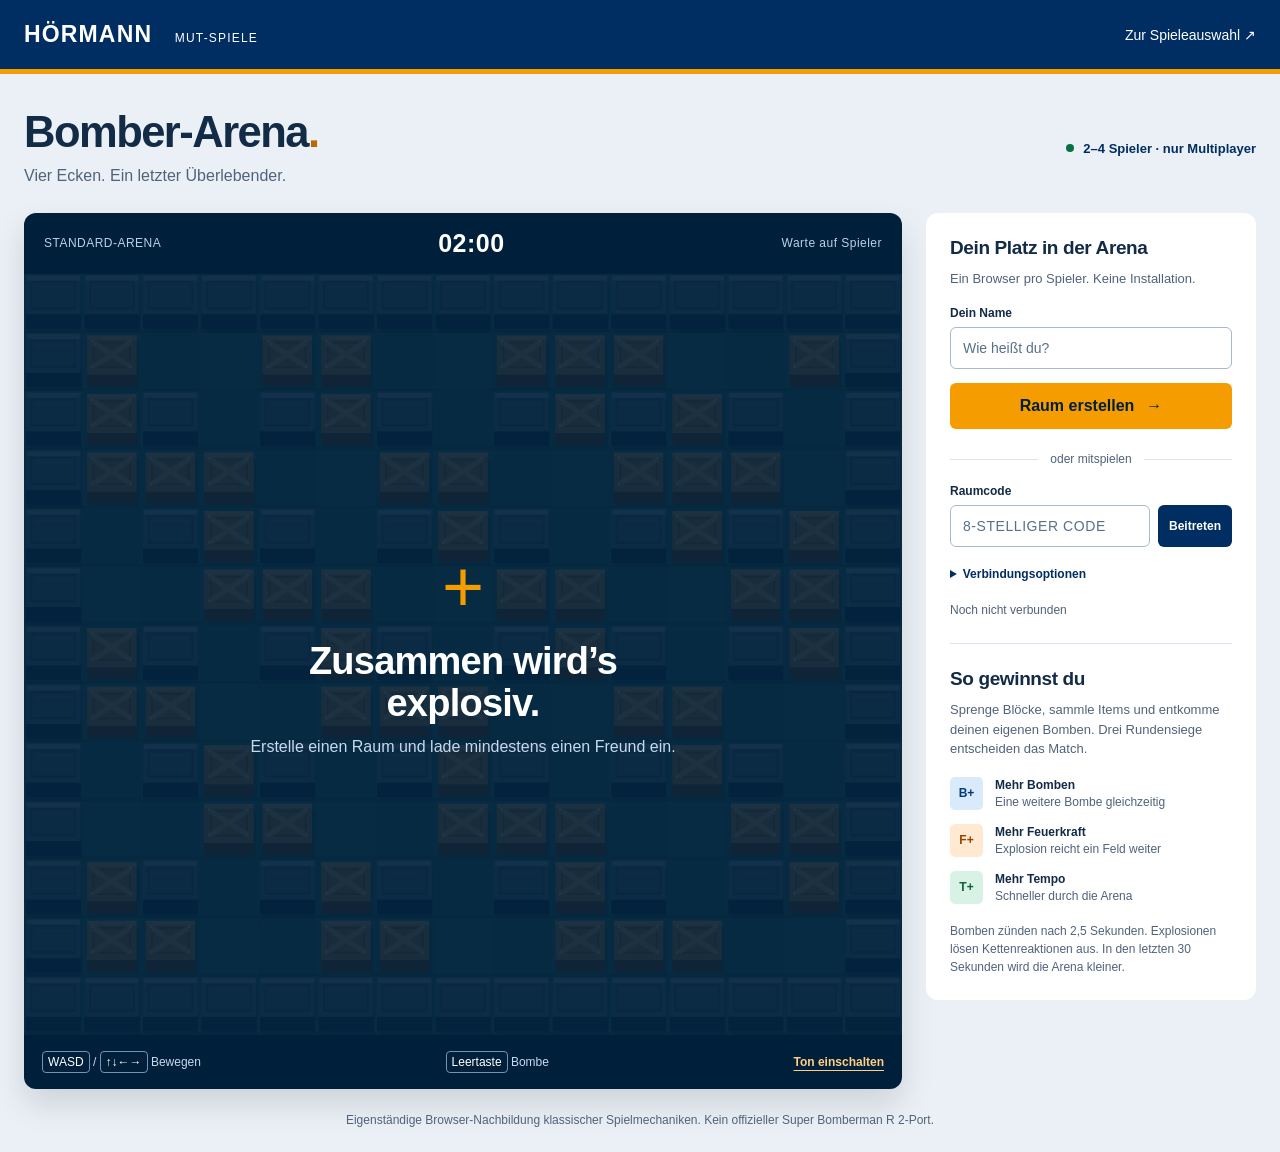
<file: bomber-arena.html>
<!doctype html>
<html lang="de">
<head>
  <meta charset="utf-8"><meta name="viewport" content="width=device-width,initial-scale=1">
  <title>Bomber-Arena · Hörmann Mut-Spiele</title>
  <meta name="description" content="Gemeinsame Bomber-Arena für zwei bis vier Spieler. Raum erstellen, Freunde einladen und im Browser spielen.">
  <style>
:root{--blue:#002d62;--deep:#001f3b;--orange:#f59c00;--ink:#122b46;--muted:#50637a;--line:#dce5ef;--paper:#fff;--font:Inter,"Segoe UI",Arial,sans-serif;color-scheme:light;font-family:var(--font);color:var(--ink);background:#eaf0f6;font-synthesis:none}*{box-sizing:border-box}body{margin:0}button,input{font:inherit}button,a,input,summary{-webkit-tap-highlight-color:transparent}a{color:var(--blue);text-underline-offset:4px}button{cursor:pointer;border:0;font-weight:700;transition:background .15s,color .15s}button:disabled{cursor:not-allowed;background:#e2e8f0!important;color:#52657a!important}button:focus-visible,a:focus-visible,input:focus-visible,summary:focus-visible,canvas:focus-visible{outline:3px solid #bd6200;outline-offset:4px}::selection{background:var(--orange);color:var(--deep)}input{caret-color:var(--blue)}[hidden]{display:none!important}.site-header{padding:21px max(24px,calc((100vw - 1360px)/2));background:var(--blue);display:flex;justify-content:space-between;align-items:center;gap:20px;border-bottom:5px solid var(--orange)}.site-header a{color:white;text-decoration:none;font-size:14px}.site-header .brand{font-weight:900;letter-spacing:.05em;font-size:23px}.brand span{font-weight:500;font-size:12px;margin-left:15px;letter-spacing:.1em}main{max-width:1408px;margin:auto;padding:35px 24px 20px}.title-line{display:flex;align-items:center;justify-content:space-between;gap:20px;margin-bottom:25px}h1{font-size:clamp(32px,3.4vw,48px);line-height:1.08;letter-spacing:-.035em;margin:0 0 8px;font-weight:850}h1 span{color:#b96b00}p{line-height:1.5}.title-line p{margin:0;color:var(--muted);font-size:16px}.online-label{display:flex;gap:9px;align-items:center;font-size:13px;font-weight:650;color:var(--blue)}.status-dot{width:8px;height:8px;border-radius:50%;background:#067243}.game-layout{display:grid;grid-template-columns:minmax(0,1fr) 330px;gap:24px;align-items:start}.arena-panel{background:var(--deep);color:#fff;border-radius:12px;overflow:hidden;box-shadow:0 15px 32px #00000020}.score-strip{display:flex;align-items:center;justify-content:space-between;gap:10px;padding:16px 20px;font-size:12px;letter-spacing:.04em;color:#b9d0e9}.score-strip strong{font-size:25px;letter-spacing:.02em;color:white;font-variant-numeric:tabular-nums}.canvas-wrap{position:relative;line-height:0}canvas{display:block;width:100%;height:auto;aspect-ratio:15/13;touch-action:none}.arena-overlay{position:absolute;inset:0;display:grid;place-items:center;text-align:center;background:#001f3be0;padding:30px;pointer-events:none;line-height:1.4}.arena-overlay>div{max-width:440px}.overlay-mark{font-size:72px;color:var(--orange);font-weight:300;line-height:1}h2{font-size:19px;letter-spacing:-.02em;margin:0 0 10px}.arena-overlay h2{font-size:clamp(24px,3vw,38px);font-weight:800;margin:18px 0 10px;line-height:1.13}.arena-overlay p{color:#c6d9ee;margin:0}.arena-footer{padding:15px 18px;display:flex;align-items:center;justify-content:space-between;gap:12px;font-size:12px;color:#c6d9ee;flex-wrap:wrap}kbd{border:1px solid #7692b2;border-radius:4px;padding:3px 5px;color:#fff;font:inherit}.text-button{padding:5px 0;color:var(--blue);background:transparent;font-size:12px;text-decoration:underline;text-underline-offset:4px}.arena-footer .text-button{color:#ffd084}.side-panel{background:white;padding:24px;border-radius:12px}.muted{color:var(--muted);font-size:13px;margin:0 0 18px}label{display:block;font-size:12px;font-weight:750;margin:18px 0 7px}input{width:100%;min-width:0;padding:12px;border:1px solid #a8b9ce;border-radius:6px;background:#fff;color:var(--ink);font-size:14px}input::placeholder{color:#59708a}.primary{width:100%;padding:14px 16px;background:var(--orange);color:var(--deep);border-radius:6px;margin-top:14px;display:flex;justify-content:center;gap:12px}.primary:hover{background:#ffb332}.secondary{width:100%;padding:13px;background:var(--blue);color:#fff;border-radius:6px;margin-top:10px}.secondary:hover{background:#164b85}.separator{display:flex;align-items:center;gap:12px;margin:23px 0 0;color:var(--muted);font-size:12px}.separator:before,.separator:after{content:"";height:1px;background:var(--line);flex:1}.join-row{display:flex;gap:8px}.join-row input{text-transform:uppercase;letter-spacing:.04em}.join-row button{background:var(--blue);color:white;border-radius:6px;padding:11px;font-size:12px}.join-row button:hover{background:#164b85}details{font-size:12px;color:var(--muted);margin:20px 0}summary{cursor:pointer;color:var(--blue);font-weight:650}details p{margin:12px 0}details input{font-size:12px}#status{font-size:12px;color:var(--muted);margin:18px 0 0;overflow-wrap:anywhere}#error{background:#fff0e9;color:#8d280e;padding:12px;font-size:13px;line-height:1.5;border-radius:6px}.rules{margin-top:24px;padding-top:24px;border-top:1px solid var(--line)}.rules>p{font-size:13px;color:var(--muted);margin:0 0 16px}.item-legend{list-style:none;padding:0;margin:18px 0;display:grid;gap:14px}.item-legend li{display:flex;gap:12px;align-items:center}.item-legend strong{display:block;font-size:12px}.item-legend small{display:block;font-size:12px;margin-top:3px;color:var(--muted)}.item-symbol{width:33px;height:33px;display:grid;place-items:center;flex-shrink:0;background:#d9eafa;color:#003c78;border-radius:5px;font-size:12px;font-weight:900}.item-symbol.fire{background:#ffead1;color:#944500}.item-symbol.speed{background:#d8f3e5;color:#126039}.rules .rule-note{font-size:12px;margin:18px 0 0}.room-heading{display:flex;justify-content:space-between;align-items:center}.room-heading h2{margin:0}.room-code{background:#edf3f9;margin:17px 0 10px;padding:13px 12px;display:flex;justify-content:space-between;align-items:center;gap:8px}.room-code strong{font-size:20px;letter-spacing:.08em;font-variant-numeric:tabular-nums}.room-code button{font-size:12px;white-space:nowrap}.players{list-style:none;padding:0;margin:20px 0 5px;display:grid;gap:0}.players li{display:flex;gap:9px;align-items:center;padding:12px 0;border-bottom:1px solid var(--line);font-size:13px;min-width:0}.player-dot{width:14px;height:14px;border-radius:50%;border:1px solid #31516e;flex-shrink:0}.player-name{flex:1;min-width:0;overflow:hidden;text-overflow:ellipsis;white-space:nowrap}.player-score{font-weight:800;font-size:14px;font-variant-numeric:tabular-nums}.player-state{font-size:12px;color:var(--muted)}.players .empty{color:var(--muted);font-size:12px}.my-items{font-size:12px;line-height:1.6;background:#edf3f9;padding:10px;border-radius:6px;margin:15px 0 0}#start-hint{margin:12px 0 0;font-size:12px}.page-footer{font-size:12px;text-align:center;color:var(--muted);padding:24px 0 5px}.touch-controls{display:none;justify-content:space-between;align-items:center;margin-top:18px;touch-action:none}.dpad{display:grid;grid-template-columns:48px 48px 48px;grid-template-rows:44px 44px;gap:5px}.dpad button,.touch-controls>button{background:var(--blue);color:white;border-radius:6px;touch-action:none;user-select:none}.dpad button[data-dir=up]{grid-column:2}.dpad button[data-dir=left]{grid-row:2;grid-column:1}.dpad button[data-dir=down]{grid-row:2;grid-column:2}.dpad button[data-dir=right]{grid-row:2;grid-column:3}.touch-controls>button{padding:23px 28px;background:var(--orange);color:var(--deep)}@media(max-width:1050px){.game-layout{grid-template-columns:minmax(0,1fr) 290px;gap:16px}.side-panel{padding:20px}.title-line{align-items:flex-start;flex-direction:column;gap:14px}.arena-footer{font-size:12px}}@media(max-width:740px){main{padding:25px 14px 15px}.site-header{padding:17px 16px}.brand span{display:none}.site-header .brand{font-size:20px}.site-header>a:last-child{font-size:12px}.game-layout{display:flex;flex-direction:column}.arena-panel{width:100%;order:2}.side-panel{width:100%;order:1}.side-panel .rules{display:none}body.in-room .arena-panel{order:1}body.in-room .side-panel{order:2}.arena-footer{padding:12px}.score-strip{padding:12px;font-size:12px}.score-strip strong{font-size:22px}.title-line{margin-bottom:20px}h1{font-size:36px}.title-line p{font-size:14px}.touch-controls{display:flex}body:not(.in-room) .touch-controls{display:none}}@media(pointer:coarse){body.in-room .touch-controls{display:flex}}@media(prefers-reduced-motion:reduce){*{transition:none!important;scroll-behavior:auto!important}}


</style>
  <script>
(()=>{function e(e,t,n,r){Object.defineProperty(e,t,{get:n,set:r,enumerable:!0,configurable:!0})}function t(e){return e&&e.__esModule?e.default:e}class n{constructor(){this.chunkedMTU=16300,this._dataCount=1,this.chunk=e=>{let t=[],n=e.byteLength,r=Math.ceil(n/this.chunkedMTU),i=0,s=0;for(;s<n;){let o=Math.min(n,s+this.chunkedMTU),a=e.slice(s,o),c={__peerData:this._dataCount,n:i,data:a,total:r};t.push(c),s=o,i++}return this._dataCount++,t}}}class r{append_buffer(e){this.flush(),this._parts.push(e)}append(e){this._pieces.push(e)}flush(){if(this._pieces.length>0){let e=new Uint8Array(this._pieces);this._parts.push(e),this._pieces=[]}}toArrayBuffer(){let e=[];for(let t of this._parts)e.push(t);return function(e){let t=0;for(let n of e)t+=n.byteLength;let n=new Uint8Array(t),r=0;for(let t of e){let e=new Uint8Array(t.buffer,t.byteOffset,t.byteLength);n.set(e,r),r+=t.byteLength}return n}(e).buffer}constructor(){this.encoder=new TextEncoder,this._pieces=[],this._parts=[]}}function i(e){return new o(e).unpack()}function s(e){let t=new a,n=t.pack(e);return n instanceof Promise?n.then(()=>t.getBuffer()):t.getBuffer()}class o{unpack(){let e,t=this.unpack_uint8();if(t<128)return t;if((224^t)<32)return(224^t)-32;if((e=160^t)<=15)return this.unpack_raw(e);if((e=176^t)<=15)return this.unpack_string(e);if((e=144^t)<=15)return this.unpack_array(e);if((e=128^t)<=15)return this.unpack_map(e);switch(t){case 192:return null;case 193:case 212:case 213:case 214:case 215:return;case 194:return!1;case 195:return!0;case 202:return this.unpack_float();case 203:return this.unpack_double();case 204:return this.unpack_uint8();case 205:return this.unpack_uint16();case 206:return this.unpack_uint32();case 207:return this.unpack_uint64();case 208:return this.unpack_int8();case 209:return this.unpack_int16();case 210:return this.unpack_int32();case 211:return this.unpack_int64();case 216:return e=this.unpack_uint16(),this.unpack_string(e);case 217:return e=this.unpack_uint32(),this.unpack_string(e);case 218:return e=this.unpack_uint16(),this.unpack_raw(e);case 219:return e=this.unpack_uint32(),this.unpack_raw(e);case 220:return e=this.unpack_uint16(),this.unpack_array(e);case 221:return e=this.unpack_uint32(),this.unpack_array(e);case 222:return e=this.unpack_uint16(),this.unpack_map(e);case 223:return e=this.unpack_uint32(),this.unpack_map(e)}}unpack_uint8(){let e=255&this.dataView[this.index];return this.index++,e}unpack_uint16(){let e=this.read(2),t=(255&e[0])*256+(255&e[1]);return this.index+=2,t}unpack_uint32(){let e=this.read(4),t=((256*e[0]+e[1])*256+e[2])*256+e[3];return this.index+=4,t}unpack_uint64(){let e=this.read(8),t=((((((256*e[0]+e[1])*256+e[2])*256+e[3])*256+e[4])*256+e[5])*256+e[6])*256+e[7];return this.index+=8,t}unpack_int8(){let e=this.unpack_uint8();return e<128?e:e-256}unpack_int16(){let e=this.unpack_uint16();return e<32768?e:e-65536}unpack_int32(){let e=this.unpack_uint32();return e<0x80000000?e:e-0x100000000}unpack_int64(){let e=this.unpack_uint64();return e<0x8000000000000000?e:e-0xffffffffffffffff}unpack_raw(e){if(this.length<this.index+e)throw Error(`BinaryPackFailure: index is out of range ${this.index} ${e} ${this.length}`);let t=this.dataBuffer.slice(this.index,this.index+e);return this.index+=e,t}unpack_string(e){let t,n,r=this.read(e),i=0,s="";for(;i<e;)(t=r[i])<160?(n=t,i++):(192^t)<32?(n=(31&t)<<6|63&r[i+1],i+=2):(224^t)<16?(n=(15&t)<<12|(63&r[i+1])<<6|63&r[i+2],i+=3):(n=(7&t)<<18|(63&r[i+1])<<12|(63&r[i+2])<<6|63&r[i+3],i+=4),s+=String.fromCodePoint(n);return this.index+=e,s}unpack_array(e){let t=Array(e);for(let n=0;n<e;n++)t[n]=this.unpack();return t}unpack_map(e){let t={};for(let n=0;n<e;n++)t[this.unpack()]=this.unpack();return t}unpack_float(){let e=this.unpack_uint32();return(0==e>>31?1:-1)*(8388607&e|8388608)*2**((e>>23&255)-127-23)}unpack_double(){let e=this.unpack_uint32(),t=this.unpack_uint32(),n=(e>>20&2047)-1023;return(0==e>>31?1:-1)*((1048575&e|1048576)*2**(n-20)+t*2**(n-52))}read(e){let t=this.index;if(t+e<=this.length)return this.dataView.subarray(t,t+e);throw Error("BinaryPackFailure: read index out of range")}constructor(e){this.index=0,this.dataBuffer=e,this.dataView=new Uint8Array(this.dataBuffer),this.length=this.dataBuffer.byteLength}}class a{getBuffer(){return this._bufferBuilder.toArrayBuffer()}pack(e){if("string"==typeof e)this.pack_string(e);else if("number"==typeof e)Math.floor(e)===e?this.pack_integer(e):this.pack_double(e);else if("boolean"==typeof e)!0===e?this._bufferBuilder.append(195):!1===e&&this._bufferBuilder.append(194);else if(void 0===e)this._bufferBuilder.append(192);else if("object"==typeof e)if(null===e)this._bufferBuilder.append(192);else{let t=e.constructor;if(e instanceof Array){let t=this.pack_array(e);if(t instanceof Promise)return t.then(()=>this._bufferBuilder.flush())}else if(e instanceof ArrayBuffer)this.pack_bin(new Uint8Array(e));else if("BYTES_PER_ELEMENT"in e)this.pack_bin(new Uint8Array(e.buffer,e.byteOffset,e.byteLength));else if(e instanceof Date)this.pack_string(e.toString());else if(e instanceof Blob)return e.arrayBuffer().then(e=>{this.pack_bin(new Uint8Array(e)),this._bufferBuilder.flush()});else if(t==Object||t.toString().startsWith("class")){let t=this.pack_object(e);if(t instanceof Promise)return t.then(()=>this._bufferBuilder.flush())}else throw Error(`Type "${t.toString()}" not yet supported`)}else throw Error(`Type "${typeof e}" not yet supported`);this._bufferBuilder.flush()}pack_bin(e){let t=e.length;if(t<=15)this.pack_uint8(160+t);else if(t<=65535)this._bufferBuilder.append(218),this.pack_uint16(t);else if(t<=0xffffffff)this._bufferBuilder.append(219),this.pack_uint32(t);else throw Error("Invalid length");this._bufferBuilder.append_buffer(e)}pack_string(e){let t=this._textEncoder.encode(e),n=t.length;if(n<=15)this.pack_uint8(176+n);else if(n<=65535)this._bufferBuilder.append(216),this.pack_uint16(n);else if(n<=0xffffffff)this._bufferBuilder.append(217),this.pack_uint32(n);else throw Error("Invalid length");this._bufferBuilder.append_buffer(t)}pack_array(e){let t=e.length;if(t<=15)this.pack_uint8(144+t);else if(t<=65535)this._bufferBuilder.append(220),this.pack_uint16(t);else if(t<=0xffffffff)this._bufferBuilder.append(221),this.pack_uint32(t);else throw Error("Invalid length");let n=r=>{if(r<t){let t=this.pack(e[r]);return t instanceof Promise?t.then(()=>n(r+1)):n(r+1)}};return n(0)}pack_integer(e){if(e>=-32&&e<=127)this._bufferBuilder.append(255&e);else if(e>=0&&e<=255)this._bufferBuilder.append(204),this.pack_uint8(e);else if(e>=-128&&e<=127)this._bufferBuilder.append(208),this.pack_int8(e);else if(e>=0&&e<=65535)this._bufferBuilder.append(205),this.pack_uint16(e);else if(e>=-32768&&e<=32767)this._bufferBuilder.append(209),this.pack_int16(e);else if(e>=0&&e<=0xffffffff)this._bufferBuilder.append(206),this.pack_uint32(e);else if(e>=-0x80000000&&e<=0x7fffffff)this._bufferBuilder.append(210),this.pack_int32(e);else if(e>=-0x8000000000000000&&e<=0x8000000000000000)this._bufferBuilder.append(211),this.pack_int64(e);else if(e>=0&&e<=0xffffffffffffffff)this._bufferBuilder.append(207),this.pack_uint64(e);else throw Error("Invalid integer")}pack_double(e){let t=0;e<0&&(t=1,e=-e);let n=Math.floor(Math.log(e)/Math.LN2),r=Math.floor((e/2**n-1)*0x10000000000000),i=t<<31|n+1023<<20|r/0x100000000&1048575;this._bufferBuilder.append(203),this.pack_int32(i),this.pack_int32(r%0x100000000)}pack_object(e){let t=Object.keys(e),n=t.length;if(n<=15)this.pack_uint8(128+n);else if(n<=65535)this._bufferBuilder.append(222),this.pack_uint16(n);else if(n<=0xffffffff)this._bufferBuilder.append(223),this.pack_uint32(n);else throw Error("Invalid length");let r=n=>{if(n<t.length){let i=t[n];if(e.hasOwnProperty(i)){this.pack(i);let t=this.pack(e[i]);if(t instanceof Promise)return t.then(()=>r(n+1))}return r(n+1)}};return r(0)}pack_uint8(e){this._bufferBuilder.append(e)}pack_uint16(e){this._bufferBuilder.append(e>>8),this._bufferBuilder.append(255&e)}pack_uint32(e){let t=0|e;this._bufferBuilder.append((0xff000000&t)>>>24),this._bufferBuilder.append((0xff0000&t)>>>16),this._bufferBuilder.append((65280&t)>>>8),this._bufferBuilder.append(255&t)}pack_uint64(e){let t=e/0x100000000,n=e%0x100000000;this._bufferBuilder.append((0xff000000&t)>>>24),this._bufferBuilder.append((0xff0000&t)>>>16),this._bufferBuilder.append((65280&t)>>>8),this._bufferBuilder.append(255&t),this._bufferBuilder.append((0xff000000&n)>>>24),this._bufferBuilder.append((0xff0000&n)>>>16),this._bufferBuilder.append((65280&n)>>>8),this._bufferBuilder.append(255&n)}pack_int8(e){this._bufferBuilder.append(255&e)}pack_int16(e){this._bufferBuilder.append((65280&e)>>8),this._bufferBuilder.append(255&e)}pack_int32(e){this._bufferBuilder.append(e>>>24&255),this._bufferBuilder.append((0xff0000&e)>>>16),this._bufferBuilder.append((65280&e)>>>8),this._bufferBuilder.append(255&e)}pack_int64(e){let t=Math.floor(e/0x100000000),n=e%0x100000000;this._bufferBuilder.append((0xff000000&t)>>>24),this._bufferBuilder.append((0xff0000&t)>>>16),this._bufferBuilder.append((65280&t)>>>8),this._bufferBuilder.append(255&t),this._bufferBuilder.append((0xff000000&n)>>>24),this._bufferBuilder.append((0xff0000&n)>>>16),this._bufferBuilder.append((65280&n)>>>8),this._bufferBuilder.append(255&n)}constructor(){this._bufferBuilder=new r,this._textEncoder=new TextEncoder}}"use strict";let c=!0,p=!0;function d(e,t,n){let r=e.match(t);return r&&r.length>=n&&parseInt(r[n],10)}function l(e,t,n){if(!e.RTCPeerConnection)return;let r=e.RTCPeerConnection.prototype,i=r.addEventListener;r.addEventListener=function(e,r){if(e!==t)return i.apply(this,arguments);let s=e=>{let t=n(e);t&&(r.handleEvent?r.handleEvent(t):r(t))};return this._eventMap=this._eventMap||{},this._eventMap[t]||(this._eventMap[t]=new Map),this._eventMap[t].set(r,s),i.apply(this,[e,s])};let s=r.removeEventListener;r.removeEventListener=function(e,n){if(e!==t||!this._eventMap||!this._eventMap[t]||!this._eventMap[t].has(n))return s.apply(this,arguments);let r=this._eventMap[t].get(n);return this._eventMap[t].delete(n),0===this._eventMap[t].size&&delete this._eventMap[t],0===Object.keys(this._eventMap).length&&delete this._eventMap,s.apply(this,[e,r])},Object.defineProperty(r,"on"+t,{get(){return this["_on"+t]},set(e){this["_on"+t]&&(this.removeEventListener(t,this["_on"+t]),delete this["_on"+t]),e&&this.addEventListener(t,this["_on"+t]=e)},enumerable:!0,configurable:!0})}function h(e){return"boolean"!=typeof e?Error("Argument type: "+typeof e+". Please use a boolean."):(c=e,e?"adapter.js logging disabled":"adapter.js logging enabled")}function u(e){return"boolean"!=typeof e?Error("Argument type: "+typeof e+". Please use a boolean."):(p=!e,"adapter.js deprecation warnings "+(e?"disabled":"enabled"))}function f(){"object"==typeof window&&(c||"undefined"!=typeof console&&"function"==typeof console.log&&console.log.apply(console,arguments))}function m(e,t){p&&console.warn(e+" is deprecated, please use "+t+" instead.")}function _(e){return"[object Object]"===Object.prototype.toString.call(e)}function g(e,t,n){let r=n?"outbound-rtp":"inbound-rtp",i=new Map;if(null===t)return i;let s=[];return e.forEach(e=>{"track"===e.type&&e.trackIdentifier===t.id&&s.push(e)}),s.forEach(t=>{e.forEach(n=>{n.type===r&&n.trackId===t.id&&function e(t,n,r){!n||r.has(n.id)||(r.set(n.id,n),Object.keys(n).forEach(i=>{i.endsWith("Id")?e(t,t.get(n[i]),r):i.endsWith("Ids")&&n[i].forEach(n=>{e(t,t.get(n),r)})}))}(e,n,i)})}),i}"use strict";var y={};function C(e,t){let n=e&&e.navigator;if(!n.mediaDevices)return;let r=function(e){if("object"!=typeof e||e.mandatory||e.optional)return e;let t={};return Object.keys(e).forEach(n=>{if("require"===n||"advanced"===n||"mediaSource"===n)return;let r="object"==typeof e[n]?e[n]:{ideal:e[n]};void 0!==r.exact&&"number"==typeof r.exact&&(r.min=r.max=r.exact);let i=function(e,t){return e?e+t.charAt(0).toUpperCase()+t.slice(1):"deviceId"===t?"sourceId":t};if(void 0!==r.ideal){t.optional=t.optional||[];let e={};"number"==typeof r.ideal?(e[i("min",n)]=r.ideal,t.optional.push(e),(e={})[i("max",n)]=r.ideal):e[i("",n)]=r.ideal,t.optional.push(e)}void 0!==r.exact&&"number"!=typeof r.exact?(t.mandatory=t.mandatory||{},t.mandatory[i("",n)]=r.exact):["min","max"].forEach(e=>{void 0!==r[e]&&(t.mandatory=t.mandatory||{},t.mandatory[i(e,n)]=r[e])})}),e.advanced&&(t.optional=(t.optional||[]).concat(e.advanced)),t},i=function(e,i){if(t.version>=61)return i(e);if((e=JSON.parse(JSON.stringify(e)))&&"object"==typeof e.audio){let t=function(e,t,n){t in e&&!(n in e)&&(e[n]=e[t],delete e[t])};t((e=JSON.parse(JSON.stringify(e))).audio,"autoGainControl","googAutoGainControl"),t(e.audio,"noiseSuppression","googNoiseSuppression"),e.audio=r(e.audio)}if(e&&"object"==typeof e.video){let s=e.video.facingMode;s=s&&("object"==typeof s?s:{ideal:s});let o=t.version<66;if(s&&("user"===s.exact||"environment"===s.exact||"user"===s.ideal||"environment"===s.ideal)&&!(n.mediaDevices.getSupportedConstraints&&n.mediaDevices.getSupportedConstraints().facingMode&&!o)){let t;if(delete e.video.facingMode,"environment"===s.exact||"environment"===s.ideal?t=["back","rear"]:("user"===s.exact||"user"===s.ideal)&&(t=["front"]),t)return n.mediaDevices.enumerateDevices().then(n=>{let o=(n=n.filter(e=>"videoinput"===e.kind)).find(e=>t.some(t=>e.label.toLowerCase().includes(t)));return!o&&n.length&&t.includes("back")&&(o=n[n.length-1]),o&&(e.video.deviceId=s.exact?{exact:o.deviceId}:{ideal:o.deviceId}),e.video=r(e.video),f("chrome: "+JSON.stringify(e)),i(e)})}e.video=r(e.video)}return f("chrome: "+JSON.stringify(e)),i(e)},s=function(e){return t.version>=64?e:{name:({PermissionDeniedError:"NotAllowedError",PermissionDismissedError:"NotAllowedError",InvalidStateError:"NotAllowedError",DevicesNotFoundError:"NotFoundError",ConstraintNotSatisfiedError:"OverconstrainedError",TrackStartError:"NotReadableError",MediaDeviceFailedDueToShutdown:"NotAllowedError",MediaDeviceKillSwitchOn:"NotAllowedError",TabCaptureError:"AbortError",ScreenCaptureError:"AbortError",DeviceCaptureError:"AbortError"})[e.name]||e.name,message:e.message,constraint:e.constraint||e.constraintName,toString(){return this.name+(this.message&&": ")+this.message}}};if(n.getUserMedia=(function(e,t,r){i(e,e=>{n.webkitGetUserMedia(e,t,e=>{r&&r(s(e))})})}).bind(n),n.mediaDevices.getUserMedia){let e=n.mediaDevices.getUserMedia.bind(n.mediaDevices);n.mediaDevices.getUserMedia=function(t){return i(t,t=>e(t).then(e=>{if(t.audio&&!e.getAudioTracks().length||t.video&&!e.getVideoTracks().length)throw e.getTracks().forEach(e=>{e.stop()}),new DOMException("","NotFoundError");return e},e=>Promise.reject(s(e))))}}}"use strict";function v(e){e.MediaStream=e.MediaStream||e.webkitMediaStream}function b(e){if("object"!=typeof e||!e.RTCPeerConnection||"ontrack"in e.RTCPeerConnection.prototype)l(e,"track",e=>(e.transceiver||Object.defineProperty(e,"transceiver",{value:{receiver:e.receiver}}),e));else{Object.defineProperty(e.RTCPeerConnection.prototype,"ontrack",{get(){return this._ontrack},set(e){this._ontrack&&this.removeEventListener("track",this._ontrack),this.addEventListener("track",this._ontrack=e)},enumerable:!0,configurable:!0});let t=e.RTCPeerConnection.prototype.setRemoteDescription;e.RTCPeerConnection.prototype.setRemoteDescription=function(){return this._ontrackpoly||(this._ontrackpoly=t=>{t.stream.addEventListener("addtrack",n=>{let r;r=e.RTCPeerConnection.prototype.getReceivers?this.getReceivers().find(e=>e.track&&e.track.id===n.track.id):{track:n.track};let i=new Event("track");i.track=n.track,i.receiver=r,i.transceiver={receiver:r},i.streams=[t.stream],this.dispatchEvent(i)}),t.stream.getTracks().forEach(n=>{let r;r=e.RTCPeerConnection.prototype.getReceivers?this.getReceivers().find(e=>e.track&&e.track.id===n.id):{track:n};let i=new Event("track");i.track=n,i.receiver=r,i.transceiver={receiver:r},i.streams=[t.stream],this.dispatchEvent(i)})},this.addEventListener("addstream",this._ontrackpoly)),t.apply(this,arguments)}}}function T(e){if("object"==typeof e&&e.RTCPeerConnection&&!("getSenders"in e.RTCPeerConnection.prototype)&&"createDTMFSender"in e.RTCPeerConnection.prototype){let t=function(e,t){return{track:t,get dtmf(){return void 0===this._dtmf&&("audio"===t.kind?this._dtmf=e.createDTMFSender(t):this._dtmf=null),this._dtmf},_pc:e}};if(!e.RTCPeerConnection.prototype.getSenders){e.RTCPeerConnection.prototype.getSenders=function(){return this._senders=this._senders||[],this._senders.slice()};let n=e.RTCPeerConnection.prototype.addTrack;e.RTCPeerConnection.prototype.addTrack=function(e,r){let i=n.apply(this,arguments);return i||(i=t(this,e),this._senders.push(i)),i};let r=e.RTCPeerConnection.prototype.removeTrack;e.RTCPeerConnection.prototype.removeTrack=function(e){r.apply(this,arguments);let t=this._senders.indexOf(e);-1!==t&&this._senders.splice(t,1)}}let n=e.RTCPeerConnection.prototype.addStream;e.RTCPeerConnection.prototype.addStream=function(e){this._senders=this._senders||[],n.apply(this,[e]),e.getTracks().forEach(e=>{this._senders.push(t(this,e))})};let r=e.RTCPeerConnection.prototype.removeStream;e.RTCPeerConnection.prototype.removeStream=function(e){this._senders=this._senders||[],r.apply(this,[e]),e.getTracks().forEach(e=>{let t=this._senders.find(t=>t.track===e);t&&this._senders.splice(this._senders.indexOf(t),1)})}}else if("object"==typeof e&&e.RTCPeerConnection&&"getSenders"in e.RTCPeerConnection.prototype&&"createDTMFSender"in e.RTCPeerConnection.prototype&&e.RTCRtpSender&&!("dtmf"in e.RTCRtpSender.prototype)){let t=e.RTCPeerConnection.prototype.getSenders;e.RTCPeerConnection.prototype.getSenders=function(){let e=t.apply(this,[]);return e.forEach(e=>e._pc=this),e},Object.defineProperty(e.RTCRtpSender.prototype,"dtmf",{get(){return void 0===this._dtmf&&("audio"===this.track.kind?this._dtmf=this._pc.createDTMFSender(this.track):this._dtmf=null),this._dtmf}})}}function S(e){if(!("object"==typeof e&&e.RTCPeerConnection&&e.RTCRtpSender&&e.RTCRtpReceiver))return;if(!("getStats"in e.RTCRtpSender.prototype)){let t=e.RTCPeerConnection.prototype.getSenders;t&&(e.RTCPeerConnection.prototype.getSenders=function(){let e=t.apply(this,[]);return e.forEach(e=>e._pc=this),e});let n=e.RTCPeerConnection.prototype.addTrack;n&&(e.RTCPeerConnection.prototype.addTrack=function(){let e=n.apply(this,arguments);return e._pc=this,e}),e.RTCRtpSender.prototype.getStats=function(){let e=this;return this._pc.getStats().then(t=>g(t,e.track,!0))}}if(!("getStats"in e.RTCRtpReceiver.prototype)){let t=e.RTCPeerConnection.prototype.getReceivers;t&&(e.RTCPeerConnection.prototype.getReceivers=function(){let e=t.apply(this,[]);return e.forEach(e=>e._pc=this),e}),l(e,"track",e=>(e.receiver._pc=e.srcElement,e)),e.RTCRtpReceiver.prototype.getStats=function(){let e=this;return this._pc.getStats().then(t=>g(t,e.track,!1))}}if(!("getStats"in e.RTCRtpSender.prototype&&"getStats"in e.RTCRtpReceiver.prototype))return;let t=e.RTCPeerConnection.prototype.getStats;e.RTCPeerConnection.prototype.getStats=function(){if(arguments.length>0&&arguments[0]instanceof e.MediaStreamTrack){let e,t,n,r=arguments[0];return(this.getSenders().forEach(t=>{t.track===r&&(e?n=!0:e=t)}),this.getReceivers().forEach(e=>(e.track===r&&(t?n=!0:t=e),e.track===r)),n||e&&t)?Promise.reject(new DOMException("There are more than one sender or receiver for the track.","InvalidAccessError")):e?e.getStats():t?t.getStats():Promise.reject(new DOMException("There is no sender or receiver for the track.","InvalidAccessError"))}return t.apply(this,arguments)}}function k(e){e.RTCPeerConnection.prototype.getLocalStreams=function(){return this._shimmedLocalStreams=this._shimmedLocalStreams||{},Object.keys(this._shimmedLocalStreams).map(e=>this._shimmedLocalStreams[e][0])};let t=e.RTCPeerConnection.prototype.addTrack;e.RTCPeerConnection.prototype.addTrack=function(e,n){if(!n)return t.apply(this,arguments);this._shimmedLocalStreams=this._shimmedLocalStreams||{};let r=t.apply(this,arguments);return this._shimmedLocalStreams[n.id]?-1===this._shimmedLocalStreams[n.id].indexOf(r)&&this._shimmedLocalStreams[n.id].push(r):this._shimmedLocalStreams[n.id]=[n,r],r};let n=e.RTCPeerConnection.prototype.addStream;e.RTCPeerConnection.prototype.addStream=function(e){this._shimmedLocalStreams=this._shimmedLocalStreams||{},e.getTracks().forEach(e=>{if(this.getSenders().find(t=>t.track===e))throw new DOMException("Track already exists.","InvalidAccessError")});let t=this.getSenders();n.apply(this,arguments);let r=this.getSenders().filter(e=>-1===t.indexOf(e));this._shimmedLocalStreams[e.id]=[e].concat(r)};let r=e.RTCPeerConnection.prototype.removeStream;e.RTCPeerConnection.prototype.removeStream=function(e){return this._shimmedLocalStreams=this._shimmedLocalStreams||{},delete this._shimmedLocalStreams[e.id],r.apply(this,arguments)};let i=e.RTCPeerConnection.prototype.removeTrack;e.RTCPeerConnection.prototype.removeTrack=function(e){return this._shimmedLocalStreams=this._shimmedLocalStreams||{},e&&Object.keys(this._shimmedLocalStreams).forEach(t=>{let n=this._shimmedLocalStreams[t].indexOf(e);-1!==n&&this._shimmedLocalStreams[t].splice(n,1),1===this._shimmedLocalStreams[t].length&&delete this._shimmedLocalStreams[t]}),i.apply(this,arguments)}}function R(e,t){if(!e.RTCPeerConnection)return;if(e.RTCPeerConnection.prototype.addTrack&&t.version>=65)return k(e);let n=e.RTCPeerConnection.prototype.getLocalStreams;e.RTCPeerConnection.prototype.getLocalStreams=function(){let e=n.apply(this);return this._reverseStreams=this._reverseStreams||{},e.map(e=>this._reverseStreams[e.id])};let r=e.RTCPeerConnection.prototype.addStream;e.RTCPeerConnection.prototype.addStream=function(t){if(this._streams=this._streams||{},this._reverseStreams=this._reverseStreams||{},t.getTracks().forEach(e=>{if(this.getSenders().find(t=>t.track===e))throw new DOMException("Track already exists.","InvalidAccessError")}),!this._reverseStreams[t.id]){let n=new e.MediaStream(t.getTracks());this._streams[t.id]=n,this._reverseStreams[n.id]=t,t=n}r.apply(this,[t])};let i=e.RTCPeerConnection.prototype.removeStream;function s(e,t){let n=t.sdp;return Object.keys(e._reverseStreams||[]).forEach(t=>{let r=e._reverseStreams[t],i=e._streams[r.id];n=n.replace(RegExp(i.id,"g"),r.id)}),new RTCSessionDescription({type:t.type,sdp:n})}e.RTCPeerConnection.prototype.removeStream=function(e){this._streams=this._streams||{},this._reverseStreams=this._reverseStreams||{},i.apply(this,[this._streams[e.id]||e]),delete this._reverseStreams[this._streams[e.id]?this._streams[e.id].id:e.id],delete this._streams[e.id]},e.RTCPeerConnection.prototype.addTrack=function(t,n){if("closed"===this.signalingState)throw new DOMException("The RTCPeerConnection's signalingState is 'closed'.","InvalidStateError");let r=[].slice.call(arguments,1);if(1!==r.length||!r[0].getTracks().find(e=>e===t))throw new DOMException("The adapter.js addTrack polyfill only supports a single  stream which is associated with the specified track.","NotSupportedError");if(this.getSenders().find(e=>e.track===t))throw new DOMException("Track already exists.","InvalidAccessError");this._streams=this._streams||{},this._reverseStreams=this._reverseStreams||{};let i=this._streams[n.id];if(i)i.addTrack(t),Promise.resolve().then(()=>{this.dispatchEvent(new Event("negotiationneeded"))});else{let r=new e.MediaStream([t]);this._streams[n.id]=r,this._reverseStreams[r.id]=n,this.addStream(r)}return this.getSenders().find(e=>e.track===t)},["createOffer","createAnswer"].forEach(function(t){let n=e.RTCPeerConnection.prototype[t];e.RTCPeerConnection.prototype[t]=({[t](){let e=arguments,t=arguments.length&&"function"==typeof arguments[0];return t?n.apply(this,[t=>{let n=s(this,t);e[0].apply(null,[n])},t=>{e[1]&&e[1].apply(null,t)},arguments[2]]):n.apply(this,arguments).then(e=>s(this,e))}})[t]});let o=e.RTCPeerConnection.prototype.setLocalDescription;e.RTCPeerConnection.prototype.setLocalDescription=function(){var e,t;let n;return arguments.length&&arguments[0].type?(arguments[0]=(e=this,t=arguments[0],n=t.sdp,Object.keys(e._reverseStreams||[]).forEach(t=>{let r=e._reverseStreams[t],i=e._streams[r.id];n=n.replace(RegExp(r.id,"g"),i.id)}),new RTCSessionDescription({type:t.type,sdp:n})),o.apply(this,arguments)):o.apply(this,arguments)};let a=Object.getOwnPropertyDescriptor(e.RTCPeerConnection.prototype,"localDescription");Object.defineProperty(e.RTCPeerConnection.prototype,"localDescription",{get(){let e=a.get.apply(this);return""===e.type?e:s(this,e)}}),e.RTCPeerConnection.prototype.removeTrack=function(e){let t;if("closed"===this.signalingState)throw new DOMException("The RTCPeerConnection's signalingState is 'closed'.","InvalidStateError");if(!e._pc)throw new DOMException("Argument 1 of RTCPeerConnection.removeTrack does not implement interface RTCRtpSender.","TypeError");if(e._pc!==this)throw new DOMException("Sender was not created by this connection.","InvalidAccessError");this._streams=this._streams||{},Object.keys(this._streams).forEach(n=>{this._streams[n].getTracks().find(t=>e.track===t)&&(t=this._streams[n])}),t&&(1===t.getTracks().length?this.removeStream(this._reverseStreams[t.id]):t.removeTrack(e.track),this.dispatchEvent(new Event("negotiationneeded")))}}function P(e,t){!e.RTCPeerConnection&&e.webkitRTCPeerConnection&&(e.RTCPeerConnection=e.webkitRTCPeerConnection),e.RTCPeerConnection&&t.version<53&&["setLocalDescription","setRemoteDescription","addIceCandidate"].forEach(function(t){let n=e.RTCPeerConnection.prototype[t];e.RTCPeerConnection.prototype[t]=({[t](){return arguments[0]=new("addIceCandidate"===t?e.RTCIceCandidate:e.RTCSessionDescription)(arguments[0]),n.apply(this,arguments)}})[t]})}function w(e,t){l(e,"negotiationneeded",e=>{let n=e.target;if(!(t.version<72)&&(!n.getConfiguration||"plan-b"!==n.getConfiguration().sdpSemantics)||"stable"===n.signalingState)return e})}"use strict";e(y,"shimMediaStream",()=>v),e(y,"shimOnTrack",()=>b),e(y,"shimGetSendersWithDtmf",()=>T),e(y,"shimSenderReceiverGetStats",()=>S),e(y,"shimAddTrackRemoveTrackWithNative",()=>k),e(y,"shimAddTrackRemoveTrack",()=>R),e(y,"shimPeerConnection",()=>P),e(y,"fixNegotiationNeeded",()=>w),e(y,"shimGetUserMedia",()=>C);var E={};function x(e,t){let n=e&&e.navigator,r=e&&e.MediaStreamTrack;if(n.getUserMedia=function(e,t,r){m("navigator.getUserMedia","navigator.mediaDevices.getUserMedia"),n.mediaDevices.getUserMedia(e).then(t,r)},!(t.version>55&&"autoGainControl"in n.mediaDevices.getSupportedConstraints())){let e=function(e,t,n){t in e&&!(n in e)&&(e[n]=e[t],delete e[t])},t=n.mediaDevices.getUserMedia.bind(n.mediaDevices);if(n.mediaDevices.getUserMedia=function(n){return"object"==typeof n&&"object"==typeof n.audio&&(e((n=JSON.parse(JSON.stringify(n))).audio,"autoGainControl","mozAutoGainControl"),e(n.audio,"noiseSuppression","mozNoiseSuppression")),t(n)},r&&r.prototype.getSettings){let t=r.prototype.getSettings;r.prototype.getSettings=function(){let n=t.apply(this,arguments);return e(n,"mozAutoGainControl","autoGainControl"),e(n,"mozNoiseSuppression","noiseSuppression"),n}}if(r&&r.prototype.applyConstraints){let t=r.prototype.applyConstraints;r.prototype.applyConstraints=function(n){return"audio"===this.kind&&"object"==typeof n&&(e(n=JSON.parse(JSON.stringify(n)),"autoGainControl","mozAutoGainControl"),e(n,"noiseSuppression","mozNoiseSuppression")),t.apply(this,[n])}}}}"use strict";function D(e,t){e.navigator.mediaDevices&&"getDisplayMedia"in e.navigator.mediaDevices||e.navigator.mediaDevices&&(e.navigator.mediaDevices.getDisplayMedia=function(n){if(!(n&&n.video)){let e=new DOMException("getDisplayMedia without video constraints is undefined");return e.name="NotFoundError",e.code=8,Promise.reject(e)}return!0===n.video?n.video={mediaSource:t}:n.video.mediaSource=t,e.navigator.mediaDevices.getUserMedia(n)})}"use strict";function I(e){"object"==typeof e&&e.RTCTrackEvent&&"receiver"in e.RTCTrackEvent.prototype&&!("transceiver"in e.RTCTrackEvent.prototype)&&Object.defineProperty(e.RTCTrackEvent.prototype,"transceiver",{get(){return{receiver:this.receiver}}})}function M(e,t){if("object"!=typeof e||!(e.RTCPeerConnection||e.mozRTCPeerConnection))return;!e.RTCPeerConnection&&e.mozRTCPeerConnection&&(e.RTCPeerConnection=e.mozRTCPeerConnection),t.version<53&&["setLocalDescription","setRemoteDescription","addIceCandidate"].forEach(function(t){let n=e.RTCPeerConnection.prototype[t];e.RTCPeerConnection.prototype[t]=({[t](){return arguments[0]=new("addIceCandidate"===t?e.RTCIceCandidate:e.RTCSessionDescription)(arguments[0]),n.apply(this,arguments)}})[t]});let n={inboundrtp:"inbound-rtp",outboundrtp:"outbound-rtp",candidatepair:"candidate-pair",localcandidate:"local-candidate",remotecandidate:"remote-candidate"},r=e.RTCPeerConnection.prototype.getStats;e.RTCPeerConnection.prototype.getStats=function(){let[e,i,s]=arguments;return r.apply(this,[e||null]).then(e=>{if(t.version<53&&!i)try{e.forEach(e=>{e.type=n[e.type]||e.type})}catch(t){if("TypeError"!==t.name)throw t;e.forEach((t,r)=>{e.set(r,Object.assign({},t,{type:n[t.type]||t.type}))})}return e}).then(i,s)}}function O(e){if(!("object"==typeof e&&e.RTCPeerConnection&&e.RTCRtpSender)||e.RTCRtpSender&&"getStats"in e.RTCRtpSender.prototype)return;let t=e.RTCPeerConnection.prototype.getSenders;t&&(e.RTCPeerConnection.prototype.getSenders=function(){let e=t.apply(this,[]);return e.forEach(e=>e._pc=this),e});let n=e.RTCPeerConnection.prototype.addTrack;n&&(e.RTCPeerConnection.prototype.addTrack=function(){let e=n.apply(this,arguments);return e._pc=this,e}),e.RTCRtpSender.prototype.getStats=function(){return this.track?this._pc.getStats(this.track):Promise.resolve(new Map)}}function L(e){if(!("object"==typeof e&&e.RTCPeerConnection&&e.RTCRtpSender)||e.RTCRtpSender&&"getStats"in e.RTCRtpReceiver.prototype)return;let t=e.RTCPeerConnection.prototype.getReceivers;t&&(e.RTCPeerConnection.prototype.getReceivers=function(){let e=t.apply(this,[]);return e.forEach(e=>e._pc=this),e}),l(e,"track",e=>(e.receiver._pc=e.srcElement,e)),e.RTCRtpReceiver.prototype.getStats=function(){return this._pc.getStats(this.track)}}function A(e){!e.RTCPeerConnection||"removeStream"in e.RTCPeerConnection.prototype||(e.RTCPeerConnection.prototype.removeStream=function(e){m("removeStream","removeTrack"),this.getSenders().forEach(t=>{t.track&&e.getTracks().includes(t.track)&&this.removeTrack(t)})})}function j(e){e.DataChannel&&!e.RTCDataChannel&&(e.RTCDataChannel=e.DataChannel)}function B(e){if(!("object"==typeof e&&e.RTCPeerConnection))return;let t=e.RTCPeerConnection.prototype.addTransceiver;t&&(e.RTCPeerConnection.prototype.addTransceiver=function(){this.setParametersPromises=[];let e=arguments[1]&&arguments[1].sendEncodings;void 0===e&&(e=[]);let n=(e=[...e]).length>0;n&&e.forEach(e=>{if("rid"in e&&!/^[a-z0-9]{0,16}$/i.test(e.rid))throw TypeError("Invalid RID value provided.");if("scaleResolutionDownBy"in e&&!(parseFloat(e.scaleResolutionDownBy)>=1))throw RangeError("scale_resolution_down_by must be >= 1.0");if("maxFramerate"in e&&!(parseFloat(e.maxFramerate)>=0))throw RangeError("max_framerate must be >= 0.0")});let r=t.apply(this,arguments);if(n){let{sender:t}=r,n=t.getParameters();"encodings"in n&&(1!==n.encodings.length||0!==Object.keys(n.encodings[0]).length)||(n.encodings=e,t.sendEncodings=e,this.setParametersPromises.push(t.setParameters(n).then(()=>{delete t.sendEncodings}).catch(()=>{delete t.sendEncodings})))}return r})}function U(e){if(!("object"==typeof e&&e.RTCRtpSender))return;let t=e.RTCRtpSender.prototype.getParameters;t&&(e.RTCRtpSender.prototype.getParameters=function(){let e=t.apply(this,arguments);return"encodings"in e||(e.encodings=[].concat(this.sendEncodings||[{}])),e})}function F(e){if(!("object"==typeof e&&e.RTCPeerConnection))return;let t=e.RTCPeerConnection.prototype.createOffer;e.RTCPeerConnection.prototype.createOffer=function(){return this.setParametersPromises&&this.setParametersPromises.length?Promise.all(this.setParametersPromises).then(()=>t.apply(this,arguments)).finally(()=>{this.setParametersPromises=[]}):t.apply(this,arguments)}}function N(e){if(!("object"==typeof e&&e.RTCPeerConnection))return;let t=e.RTCPeerConnection.prototype.createAnswer;e.RTCPeerConnection.prototype.createAnswer=function(){return this.setParametersPromises&&this.setParametersPromises.length?Promise.all(this.setParametersPromises).then(()=>t.apply(this,arguments)).finally(()=>{this.setParametersPromises=[]}):t.apply(this,arguments)}}"use strict";e(E,"shimOnTrack",()=>I),e(E,"shimPeerConnection",()=>M),e(E,"shimSenderGetStats",()=>O),e(E,"shimReceiverGetStats",()=>L),e(E,"shimRemoveStream",()=>A),e(E,"shimRTCDataChannel",()=>j),e(E,"shimAddTransceiver",()=>B),e(E,"shimGetParameters",()=>U),e(E,"shimCreateOffer",()=>F),e(E,"shimCreateAnswer",()=>N),e(E,"shimGetUserMedia",()=>x),e(E,"shimGetDisplayMedia",()=>D);var z={};function $(e){if("object"==typeof e&&e.RTCPeerConnection){if("getLocalStreams"in e.RTCPeerConnection.prototype||(e.RTCPeerConnection.prototype.getLocalStreams=function(){return this._localStreams||(this._localStreams=[]),this._localStreams}),!("addStream"in e.RTCPeerConnection.prototype)){let t=e.RTCPeerConnection.prototype.addTrack;e.RTCPeerConnection.prototype.addStream=function(e){this._localStreams||(this._localStreams=[]),this._localStreams.includes(e)||this._localStreams.push(e),e.getAudioTracks().forEach(n=>t.call(this,n,e)),e.getVideoTracks().forEach(n=>t.call(this,n,e))},e.RTCPeerConnection.prototype.addTrack=function(e,...n){return n&&n.forEach(e=>{this._localStreams?this._localStreams.includes(e)||this._localStreams.push(e):this._localStreams=[e]}),t.apply(this,arguments)}}"removeStream"in e.RTCPeerConnection.prototype||(e.RTCPeerConnection.prototype.removeStream=function(e){this._localStreams||(this._localStreams=[]);let t=this._localStreams.indexOf(e);if(-1===t)return;this._localStreams.splice(t,1);let n=e.getTracks();this.getSenders().forEach(e=>{n.includes(e.track)&&this.removeTrack(e)})})}}function V(e){if("object"==typeof e&&e.RTCPeerConnection&&("getRemoteStreams"in e.RTCPeerConnection.prototype||(e.RTCPeerConnection.prototype.getRemoteStreams=function(){return this._remoteStreams?this._remoteStreams:[]}),!("onaddstream"in e.RTCPeerConnection.prototype))){Object.defineProperty(e.RTCPeerConnection.prototype,"onaddstream",{get(){return this._onaddstream},set(e){this._onaddstream&&(this.removeEventListener("addstream",this._onaddstream),this.removeEventListener("track",this._onaddstreampoly)),this.addEventListener("addstream",this._onaddstream=e),this.addEventListener("track",this._onaddstreampoly=e=>{e.streams.forEach(e=>{if(this._remoteStreams||(this._remoteStreams=[]),this._remoteStreams.includes(e))return;this._remoteStreams.push(e);let t=new Event("addstream");t.stream=e,this.dispatchEvent(t)})})}});let t=e.RTCPeerConnection.prototype.setRemoteDescription;e.RTCPeerConnection.prototype.setRemoteDescription=function(){let e=this;return this._onaddstreampoly||this.addEventListener("track",this._onaddstreampoly=function(t){t.streams.forEach(t=>{if(e._remoteStreams||(e._remoteStreams=[]),e._remoteStreams.indexOf(t)>=0)return;e._remoteStreams.push(t);let n=new Event("addstream");n.stream=t,e.dispatchEvent(n)})}),t.apply(e,arguments)}}}function G(e){if("object"!=typeof e||!e.RTCPeerConnection)return;let t=e.RTCPeerConnection.prototype,n=t.createOffer,r=t.createAnswer,i=t.setLocalDescription,s=t.setRemoteDescription,o=t.addIceCandidate;t.createOffer=function(e,t){let r=arguments.length>=2?arguments[2]:arguments[0],i=n.apply(this,[r]);return t?(i.then(e,t),Promise.resolve()):i},t.createAnswer=function(e,t){let n=arguments.length>=2?arguments[2]:arguments[0],i=r.apply(this,[n]);return t?(i.then(e,t),Promise.resolve()):i};let a=function(e,t,n){let r=i.apply(this,[e]);return n?(r.then(t,n),Promise.resolve()):r};t.setLocalDescription=a,t.setRemoteDescription=a=function(e,t,n){let r=s.apply(this,[e]);return n?(r.then(t,n),Promise.resolve()):r},t.addIceCandidate=function(e,t,n){let r=o.apply(this,[e]);return n?(r.then(t,n),Promise.resolve()):r}}function J(e){let t=e&&e.navigator;if(t.mediaDevices&&t.mediaDevices.getUserMedia){let e=t.mediaDevices,n=e.getUserMedia.bind(e);t.mediaDevices.getUserMedia=e=>n(W(e))}!t.getUserMedia&&t.mediaDevices&&t.mediaDevices.getUserMedia&&(t.getUserMedia=(function(e,n,r){t.mediaDevices.getUserMedia(e).then(n,r)}).bind(t))}function W(e){return e&&void 0!==e.video?Object.assign({},e,{video:function e(t){return _(t)?Object.keys(t).reduce(function(n,r){let i=_(t[r]),s=i?e(t[r]):t[r],o=i&&!Object.keys(s).length;return void 0===s||o?n:Object.assign(n,{[r]:s})},{}):t}(e.video)}):e}function Y(e){if(!e.RTCPeerConnection)return;let t=e.RTCPeerConnection;e.RTCPeerConnection=function(e,n){if(e&&e.iceServers){let t=[];for(let n=0;n<e.iceServers.length;n++){let r=e.iceServers[n];void 0===r.urls&&r.url?(m("RTCIceServer.url","RTCIceServer.urls"),(r=JSON.parse(JSON.stringify(r))).urls=r.url,delete r.url,t.push(r)):t.push(e.iceServers[n])}e.iceServers=t}return new t(e,n)},e.RTCPeerConnection.prototype=t.prototype,"generateCertificate"in t&&Object.defineProperty(e.RTCPeerConnection,"generateCertificate",{get:()=>t.generateCertificate})}function H(e){"object"==typeof e&&e.RTCTrackEvent&&"receiver"in e.RTCTrackEvent.prototype&&!("transceiver"in e.RTCTrackEvent.prototype)&&Object.defineProperty(e.RTCTrackEvent.prototype,"transceiver",{get(){return{receiver:this.receiver}}})}function K(e){let t=e.RTCPeerConnection.prototype.createOffer;e.RTCPeerConnection.prototype.createOffer=function(e){if(e){void 0!==e.offerToReceiveAudio&&(e.offerToReceiveAudio=!!e.offerToReceiveAudio);let t=this.getTransceivers().find(e=>"audio"===e.receiver.track.kind);!1===e.offerToReceiveAudio&&t?"sendrecv"===t.direction?t.setDirection?t.setDirection("sendonly"):t.direction="sendonly":"recvonly"===t.direction&&(t.setDirection?t.setDirection("inactive"):t.direction="inactive"):!0!==e.offerToReceiveAudio||t||this.addTransceiver("audio",{direction:"recvonly"}),void 0!==e.offerToReceiveVideo&&(e.offerToReceiveVideo=!!e.offerToReceiveVideo);let n=this.getTransceivers().find(e=>"video"===e.receiver.track.kind);!1===e.offerToReceiveVideo&&n?"sendrecv"===n.direction?n.setDirection?n.setDirection("sendonly"):n.direction="sendonly":"recvonly"===n.direction&&(n.setDirection?n.setDirection("inactive"):n.direction="inactive"):!0!==e.offerToReceiveVideo||n||this.addTransceiver("video",{direction:"recvonly"})}return t.apply(this,arguments)}}function X(e){"object"!=typeof e||e.AudioContext||(e.AudioContext=e.webkitAudioContext)}e(z,"shimLocalStreamsAPI",()=>$),e(z,"shimRemoteStreamsAPI",()=>V),e(z,"shimCallbacksAPI",()=>G),e(z,"shimGetUserMedia",()=>J),e(z,"shimConstraints",()=>W),e(z,"shimRTCIceServerUrls",()=>Y),e(z,"shimTrackEventTransceiver",()=>H),e(z,"shimCreateOfferLegacy",()=>K),e(z,"shimAudioContext",()=>X);var Q={};"use strict";e(Q,"shimRTCIceCandidate",()=>ee),e(Q,"shimRTCIceCandidateRelayProtocol",()=>et),e(Q,"shimMaxMessageSize",()=>en),e(Q,"shimSendThrowTypeError",()=>er),e(Q,"shimConnectionState",()=>ei),e(Q,"removeExtmapAllowMixed",()=>es),e(Q,"shimAddIceCandidateNullOrEmpty",()=>eo),e(Q,"shimParameterlessSetLocalDescription",()=>ea);var q={};"use strict";let Z={};function ee(e){if(!e.RTCIceCandidate||e.RTCIceCandidate&&"foundation"in e.RTCIceCandidate.prototype)return;let n=e.RTCIceCandidate;e.RTCIceCandidate=function(e){if("object"==typeof e&&e.candidate&&0===e.candidate.indexOf("a=")&&((e=JSON.parse(JSON.stringify(e))).candidate=e.candidate.substring(2)),e.candidate&&e.candidate.length){let r=new n(e),i=t(q).parseCandidate(e.candidate);for(let e in i)e in r||Object.defineProperty(r,e,{value:i[e]});return r.toJSON=function(){return{candidate:r.candidate,sdpMid:r.sdpMid,sdpMLineIndex:r.sdpMLineIndex,usernameFragment:r.usernameFragment}},r}return new n(e)},e.RTCIceCandidate.prototype=n.prototype,l(e,"icecandidate",t=>(t.candidate&&Object.defineProperty(t,"candidate",{value:new e.RTCIceCandidate(t.candidate),writable:"false"}),t))}function et(e){!e.RTCIceCandidate||e.RTCIceCandidate&&"relayProtocol"in e.RTCIceCandidate.prototype||l(e,"icecandidate",e=>{if(e.candidate){let n=t(q).parseCandidate(e.candidate.candidate);"relay"===n.type&&(e.candidate.relayProtocol=({0:"tls",1:"tcp",2:"udp"})[n.priority>>24])}return e})}function en(e,n){if(!e.RTCPeerConnection)return;"sctp"in e.RTCPeerConnection.prototype||Object.defineProperty(e.RTCPeerConnection.prototype,"sctp",{get(){return void 0===this._sctp?null:this._sctp}});let r=function(e){if(!e||!e.sdp)return!1;let n=t(q).splitSections(e.sdp);return n.shift(),n.some(e=>{let n=t(q).parseMLine(e);return n&&"application"===n.kind&&-1!==n.protocol.indexOf("SCTP")})},i=function(e){let t=e.sdp.match(/mozilla...THIS_IS_SDPARTA-(\d+)/);if(null===t||t.length<2)return -1;let n=parseInt(t[1],10);return n!=n?-1:n},s=function(e){let t=65536;return"firefox"===n.browser&&(t=n.version<57?-1===e?16384:0x7ffffff5:n.version<60?57===n.version?65535:65536:0x7ffffff5),t},o=function(e,r){let i=65536;"firefox"===n.browser&&57===n.version&&(i=65535);let s=t(q).matchPrefix(e.sdp,"a=max-message-size:");return s.length>0?i=parseInt(s[0].substring(19),10):"firefox"===n.browser&&-1!==r&&(i=0x7ffffff5),i},a=e.RTCPeerConnection.prototype.setRemoteDescription;e.RTCPeerConnection.prototype.setRemoteDescription=function(){if(this._sctp=null,"chrome"===n.browser&&n.version>=76){let{sdpSemantics:e}=this.getConfiguration();"plan-b"===e&&Object.defineProperty(this,"sctp",{get(){return void 0===this._sctp?null:this._sctp},enumerable:!0,configurable:!0})}if(r(arguments[0])){let e,t=i(arguments[0]),n=s(t),r=o(arguments[0],t);e=0===n&&0===r?Number.POSITIVE_INFINITY:0===n||0===r?Math.max(n,r):Math.min(n,r);let a={};Object.defineProperty(a,"maxMessageSize",{get:()=>e}),this._sctp=a}return a.apply(this,arguments)}}function er(e){if(!(e.RTCPeerConnection&&"createDataChannel"in e.RTCPeerConnection.prototype))return;function t(e,t){let n=e.send;e.send=function(){let r=arguments[0],i=r.length||r.size||r.byteLength;if("open"===e.readyState&&t.sctp&&i>t.sctp.maxMessageSize)throw TypeError("Message too large (can send a maximum of "+t.sctp.maxMessageSize+" bytes)");return n.apply(e,arguments)}}let n=e.RTCPeerConnection.prototype.createDataChannel;e.RTCPeerConnection.prototype.createDataChannel=function(){let e=n.apply(this,arguments);return t(e,this),e},l(e,"datachannel",e=>(t(e.channel,e.target),e))}function ei(e){if(!e.RTCPeerConnection||"connectionState"in e.RTCPeerConnection.prototype)return;let t=e.RTCPeerConnection.prototype;Object.defineProperty(t,"connectionState",{get(){return({completed:"connected",checking:"connecting"})[this.iceConnectionState]||this.iceConnectionState},enumerable:!0,configurable:!0}),Object.defineProperty(t,"onconnectionstatechange",{get(){return this._onconnectionstatechange||null},set(e){this._onconnectionstatechange&&(this.removeEventListener("connectionstatechange",this._onconnectionstatechange),delete this._onconnectionstatechange),e&&this.addEventListener("connectionstatechange",this._onconnectionstatechange=e)},enumerable:!0,configurable:!0}),["setLocalDescription","setRemoteDescription"].forEach(e=>{let n=t[e];t[e]=function(){return this._connectionstatechangepoly||(this._connectionstatechangepoly=e=>{let t=e.target;if(t._lastConnectionState!==t.connectionState){t._lastConnectionState=t.connectionState;let n=new Event("connectionstatechange",e);t.dispatchEvent(n)}return e},this.addEventListener("iceconnectionstatechange",this._connectionstatechangepoly)),n.apply(this,arguments)}})}function es(e,t){if(!e.RTCPeerConnection||"chrome"===t.browser&&t.version>=71||"safari"===t.browser&&t.version>=605)return;let n=e.RTCPeerConnection.prototype.setRemoteDescription;e.RTCPeerConnection.prototype.setRemoteDescription=function(t){if(t&&t.sdp&&-1!==t.sdp.indexOf("\na=extmap-allow-mixed")){let n=t.sdp.split("\n").filter(e=>"a=extmap-allow-mixed"!==e.trim()).join("\n");e.RTCSessionDescription&&t instanceof e.RTCSessionDescription?arguments[0]=new e.RTCSessionDescription({type:t.type,sdp:n}):t.sdp=n}return n.apply(this,arguments)}}function eo(e,t){if(!(e.RTCPeerConnection&&e.RTCPeerConnection.prototype))return;let n=e.RTCPeerConnection.prototype.addIceCandidate;n&&0!==n.length&&(e.RTCPeerConnection.prototype.addIceCandidate=function(){return arguments[0]?("chrome"===t.browser&&t.version<78||"firefox"===t.browser&&t.version<68||"safari"===t.browser)&&arguments[0]&&""===arguments[0].candidate?Promise.resolve():n.apply(this,arguments):(arguments[1]&&arguments[1].apply(null),Promise.resolve())})}function ea(e,t){if(!(e.RTCPeerConnection&&e.RTCPeerConnection.prototype))return;let n=e.RTCPeerConnection.prototype.setLocalDescription;n&&0!==n.length&&(e.RTCPeerConnection.prototype.setLocalDescription=function(){let e=arguments[0]||{};if("object"!=typeof e||e.type&&e.sdp)return n.apply(this,arguments);if(!(e={type:e.type,sdp:e.sdp}).type)switch(this.signalingState){case"stable":case"have-local-offer":case"have-remote-pranswer":e.type="offer";break;default:e.type="answer"}return e.sdp||"offer"!==e.type&&"answer"!==e.type?n.apply(this,[e]):("offer"===e.type?this.createOffer:this.createAnswer).apply(this).then(e=>n.apply(this,[e]))})}"use strict";Z.generateIdentifier=function(){return Math.random().toString(36).substring(2,12)},Z.localCName=Z.generateIdentifier(),Z.splitLines=function(e){return e.trim().split("\n").map(e=>e.trim())},Z.splitSections=function(e){return e.split("\nm=").map((e,t)=>(t>0?"m="+e:e).trim()+"\r\n")},Z.getDescription=function(e){let t=Z.splitSections(e);return t&&t[0]},Z.getMediaSections=function(e){let t=Z.splitSections(e);return t.shift(),t},Z.matchPrefix=function(e,t){return Z.splitLines(e).filter(e=>0===e.indexOf(t))},Z.parseCandidate=function(e){let t,n={foundation:(t=0===e.indexOf("a=candidate:")?e.substring(12).split(" "):e.substring(10).split(" "))[0],component:{1:"rtp",2:"rtcp"}[t[1]]||t[1],protocol:t[2].toLowerCase(),priority:parseInt(t[3],10),ip:t[4],address:t[4],port:parseInt(t[5],10),type:t[7]};for(let e=8;e<t.length;e+=2)switch(t[e]){case"raddr":n.relatedAddress=t[e+1];break;case"rport":n.relatedPort=parseInt(t[e+1],10);break;case"tcptype":n.tcpType=t[e+1];break;case"ufrag":n.ufrag=t[e+1],n.usernameFragment=t[e+1];break;default:void 0===n[t[e]]&&(n[t[e]]=t[e+1])}return n},Z.writeCandidate=function(e){let t=[];t.push(e.foundation);let n=e.component;"rtp"===n?t.push(1):"rtcp"===n?t.push(2):t.push(n),t.push(e.protocol.toUpperCase()),t.push(e.priority),t.push(e.address||e.ip),t.push(e.port);let r=e.type;return t.push("typ"),t.push(r),"host"!==r&&e.relatedAddress&&e.relatedPort&&(t.push("raddr"),t.push(e.relatedAddress),t.push("rport"),t.push(e.relatedPort)),e.tcpType&&"tcp"===e.protocol.toLowerCase()&&(t.push("tcptype"),t.push(e.tcpType)),(e.usernameFragment||e.ufrag)&&(t.push("ufrag"),t.push(e.usernameFragment||e.ufrag)),"candidate:"+t.join(" ")},Z.parseIceOptions=function(e){return e.substring(14).split(" ")},Z.parseRtpMap=function(e){let t=e.substring(9).split(" "),n={payloadType:parseInt(t.shift(),10)};return n.name=(t=t[0].split("/"))[0],n.clockRate=parseInt(t[1],10),n.channels=3===t.length?parseInt(t[2],10):1,n.numChannels=n.channels,n},Z.writeRtpMap=function(e){let t=e.payloadType;void 0!==e.preferredPayloadType&&(t=e.preferredPayloadType);let n=e.channels||e.numChannels||1;return"a=rtpmap:"+t+" "+e.name+"/"+e.clockRate+(1!==n?"/"+n:"")+"\r\n"},Z.parseExtmap=function(e){let t=e.substring(9).split(" ");return{id:parseInt(t[0],10),direction:t[0].indexOf("/")>0?t[0].split("/")[1]:"sendrecv",uri:t[1],attributes:t.slice(2).join(" ")}},Z.writeExtmap=function(e){return"a=extmap:"+(e.id||e.preferredId)+(e.direction&&"sendrecv"!==e.direction?"/"+e.direction:"")+" "+e.uri+(e.attributes?" "+e.attributes:"")+"\r\n"},Z.parseFmtp=function(e){let t,n={},r=e.substring(e.indexOf(" ")+1).split(";");for(let e=0;e<r.length;e++)n[(t=r[e].trim().split("="))[0].trim()]=t[1];return n},Z.writeFmtp=function(e){let t="",n=e.payloadType;if(void 0!==e.preferredPayloadType&&(n=e.preferredPayloadType),e.parameters&&Object.keys(e.parameters).length){let r=[];Object.keys(e.parameters).forEach(t=>{void 0!==e.parameters[t]?r.push(t+"="+e.parameters[t]):r.push(t)}),t+="a=fmtp:"+n+" "+r.join(";")+"\r\n"}return t},Z.parseRtcpFb=function(e){let t=e.substring(e.indexOf(" ")+1).split(" ");return{type:t.shift(),parameter:t.join(" ")}},Z.writeRtcpFb=function(e){let t="",n=e.payloadType;return void 0!==e.preferredPayloadType&&(n=e.preferredPayloadType),e.rtcpFeedback&&e.rtcpFeedback.length&&e.rtcpFeedback.forEach(e=>{t+="a=rtcp-fb:"+n+" "+e.type+(e.parameter&&e.parameter.length?" "+e.parameter:"")+"\r\n"}),t},Z.parseSsrcMedia=function(e){let t=e.indexOf(" "),n={ssrc:parseInt(e.substring(7,t),10)},r=e.indexOf(":",t);return r>-1?(n.attribute=e.substring(t+1,r),n.value=e.substring(r+1)):n.attribute=e.substring(t+1),n},Z.parseSsrcGroup=function(e){let t=e.substring(13).split(" ");return{semantics:t.shift(),ssrcs:t.map(e=>parseInt(e,10))}},Z.getMid=function(e){let t=Z.matchPrefix(e,"a=mid:")[0];if(t)return t.substring(6)},Z.parseFingerprint=function(e){let t=e.substring(14).split(" ");return{algorithm:t[0].toLowerCase(),value:t[1].toUpperCase()}},Z.getDtlsParameters=function(e,t){return{role:"auto",fingerprints:Z.matchPrefix(e+t,"a=fingerprint:").map(Z.parseFingerprint)}},Z.writeDtlsParameters=function(e,t){let n="a=setup:"+t+"\r\n";return e.fingerprints.forEach(e=>{n+="a=fingerprint:"+e.algorithm+" "+e.value+"\r\n"}),n},Z.parseCryptoLine=function(e){let t=e.substring(9).split(" ");return{tag:parseInt(t[0],10),cryptoSuite:t[1],keyParams:t[2],sessionParams:t.slice(3)}},Z.writeCryptoLine=function(e){return"a=crypto:"+e.tag+" "+e.cryptoSuite+" "+("object"==typeof e.keyParams?Z.writeCryptoKeyParams(e.keyParams):e.keyParams)+(e.sessionParams?" "+e.sessionParams.join(" "):"")+"\r\n"},Z.parseCryptoKeyParams=function(e){if(0!==e.indexOf("inline:"))return null;let t=e.substring(7).split("|");return{keyMethod:"inline",keySalt:t[0],lifeTime:t[1],mkiValue:t[2]?t[2].split(":")[0]:void 0,mkiLength:t[2]?t[2].split(":")[1]:void 0}},Z.writeCryptoKeyParams=function(e){return e.keyMethod+":"+e.keySalt+(e.lifeTime?"|"+e.lifeTime:"")+(e.mkiValue&&e.mkiLength?"|"+e.mkiValue+":"+e.mkiLength:"")},Z.getCryptoParameters=function(e,t){return Z.matchPrefix(e+t,"a=crypto:").map(Z.parseCryptoLine)},Z.getIceParameters=function(e,t){let n=Z.matchPrefix(e+t,"a=ice-ufrag:")[0],r=Z.matchPrefix(e+t,"a=ice-pwd:")[0];return n&&r?{usernameFragment:n.substring(12),password:r.substring(10)}:null},Z.writeIceParameters=function(e){let t="a=ice-ufrag:"+e.usernameFragment+"\r\na=ice-pwd:"+e.password+"\r\n";return e.iceLite&&(t+="a=ice-lite\r\n"),t},Z.parseRtpParameters=function(e){let t={codecs:[],headerExtensions:[],fecMechanisms:[],rtcp:[]},n=Z.splitLines(e)[0].split(" ");t.profile=n[2];for(let r=3;r<n.length;r++){let i=n[r],s=Z.matchPrefix(e,"a=rtpmap:"+i+" ")[0];if(s){let n=Z.parseRtpMap(s),r=Z.matchPrefix(e,"a=fmtp:"+i+" ");switch(n.parameters=r.length?Z.parseFmtp(r[0]):{},n.rtcpFeedback=Z.matchPrefix(e,"a=rtcp-fb:"+i+" ").map(Z.parseRtcpFb),t.codecs.push(n),n.name.toUpperCase()){case"RED":case"ULPFEC":t.fecMechanisms.push(n.name.toUpperCase())}}}Z.matchPrefix(e,"a=extmap:").forEach(e=>{t.headerExtensions.push(Z.parseExtmap(e))});let r=Z.matchPrefix(e,"a=rtcp-fb:* ").map(Z.parseRtcpFb);return t.codecs.forEach(e=>{r.forEach(t=>{e.rtcpFeedback.find(e=>e.type===t.type&&e.parameter===t.parameter)||e.rtcpFeedback.push(t)})}),t},Z.writeRtpDescription=function(e,t){let n="";n+="m="+e+" ",n+=t.codecs.length>0?"9":"0",n+=" "+(t.profile||"UDP/TLS/RTP/SAVPF")+" ",n+=t.codecs.map(e=>void 0!==e.preferredPayloadType?e.preferredPayloadType:e.payloadType).join(" ")+"\r\n",n+="c=IN IP4 0.0.0.0\r\n",n+="a=rtcp:9 IN IP4 0.0.0.0\r\n",t.codecs.forEach(e=>{n+=Z.writeRtpMap(e),n+=Z.writeFmtp(e),n+=Z.writeRtcpFb(e)});let r=0;return t.codecs.forEach(e=>{e.maxptime>r&&(r=e.maxptime)}),r>0&&(n+="a=maxptime:"+r+"\r\n"),t.headerExtensions&&t.headerExtensions.forEach(e=>{n+=Z.writeExtmap(e)}),n},Z.parseRtpEncodingParameters=function(e){let t,n=[],r=Z.parseRtpParameters(e),i=-1!==r.fecMechanisms.indexOf("RED"),s=-1!==r.fecMechanisms.indexOf("ULPFEC"),o=Z.matchPrefix(e,"a=ssrc:").map(e=>Z.parseSsrcMedia(e)).filter(e=>"cname"===e.attribute),a=o.length>0&&o[0].ssrc,c=Z.matchPrefix(e,"a=ssrc-group:FID").map(e=>e.substring(17).split(" ").map(e=>parseInt(e,10)));c.length>0&&c[0].length>1&&c[0][0]===a&&(t=c[0][1]),r.codecs.forEach(e=>{if("RTX"===e.name.toUpperCase()&&e.parameters.apt){let r={ssrc:a,codecPayloadType:parseInt(e.parameters.apt,10)};a&&t&&(r.rtx={ssrc:t}),n.push(r),i&&((r=JSON.parse(JSON.stringify(r))).fec={ssrc:a,mechanism:s?"red+ulpfec":"red"},n.push(r))}}),0===n.length&&a&&n.push({ssrc:a});let p=Z.matchPrefix(e,"b=");return p.length&&(p=0===p[0].indexOf("b=TIAS:")?parseInt(p[0].substring(7),10):0===p[0].indexOf("b=AS:")?950*parseInt(p[0].substring(5),10)-16e3:void 0,n.forEach(e=>{e.maxBitrate=p})),n},Z.parseRtcpParameters=function(e){let t={},n=Z.matchPrefix(e,"a=ssrc:").map(e=>Z.parseSsrcMedia(e)).filter(e=>"cname"===e.attribute)[0];n&&(t.cname=n.value,t.ssrc=n.ssrc);let r=Z.matchPrefix(e,"a=rtcp-rsize");return t.reducedSize=r.length>0,t.compound=0===r.length,t.mux=Z.matchPrefix(e,"a=rtcp-mux").length>0,t},Z.writeRtcpParameters=function(e){let t="";return e.reducedSize&&(t+="a=rtcp-rsize\r\n"),e.mux&&(t+="a=rtcp-mux\r\n"),void 0!==e.ssrc&&e.cname&&(t+="a=ssrc:"+e.ssrc+" cname:"+e.cname+"\r\n"),t},Z.parseMsid=function(e){let t,n=Z.matchPrefix(e,"a=msid:");if(1===n.length)return{stream:(t=n[0].substring(7).split(" "))[0],track:t[1]};let r=Z.matchPrefix(e,"a=ssrc:").map(e=>Z.parseSsrcMedia(e)).filter(e=>"msid"===e.attribute);if(r.length>0)return{stream:(t=r[0].value.split(" "))[0],track:t[1]}},Z.parseSctpDescription=function(e){let t,n=Z.parseMLine(e),r=Z.matchPrefix(e,"a=max-message-size:");r.length>0&&(t=parseInt(r[0].substring(19),10)),isNaN(t)&&(t=65536);let i=Z.matchPrefix(e,"a=sctp-port:");if(i.length>0)return{port:parseInt(i[0].substring(12),10),protocol:n.fmt,maxMessageSize:t};let s=Z.matchPrefix(e,"a=sctpmap:");if(s.length>0){let e=s[0].substring(10).split(" ");return{port:parseInt(e[0],10),protocol:e[1],maxMessageSize:t}}},Z.writeSctpDescription=function(e,t){let n=[];return n="DTLS/SCTP"!==e.protocol?["m="+e.kind+" 9 "+e.protocol+" "+t.protocol+"\r\n","c=IN IP4 0.0.0.0\r\n","a=sctp-port:"+t.port+"\r\n"]:["m="+e.kind+" 9 "+e.protocol+" "+t.port+"\r\n","c=IN IP4 0.0.0.0\r\n","a=sctpmap:"+t.port+" "+t.protocol+" 65535\r\n"],void 0!==t.maxMessageSize&&n.push("a=max-message-size:"+t.maxMessageSize+"\r\n"),n.join("")},Z.generateSessionId=function(){return Math.random().toString().substr(2,22)},Z.writeSessionBoilerplate=function(e,t,n){return"v=0\r\no="+(n||"thisisadapterortc")+" "+(e||Z.generateSessionId())+" "+(void 0!==t?t:2)+" IN IP4 127.0.0.1\r\ns=-\r\nt=0 0\r\n"},Z.getDirection=function(e,t){let n=Z.splitLines(e);for(let e=0;e<n.length;e++)switch(n[e]){case"a=sendrecv":case"a=sendonly":case"a=recvonly":case"a=inactive":return n[e].substring(2)}return t?Z.getDirection(t):"sendrecv"},Z.getKind=function(e){return Z.splitLines(e)[0].split(" ")[0].substring(2)},Z.isRejected=function(e){return"0"===e.split(" ",2)[1]},Z.parseMLine=function(e){let t=Z.splitLines(e)[0].substring(2).split(" ");return{kind:t[0],port:parseInt(t[1],10),protocol:t[2],fmt:t.slice(3).join(" ")}},Z.parseOLine=function(e){let t=Z.matchPrefix(e,"o=")[0].substring(2).split(" ");return{username:t[0],sessionId:t[1],sessionVersion:parseInt(t[2],10),netType:t[3],addressType:t[4],address:t[5]}},Z.isValidSDP=function(e){if("string"!=typeof e||0===e.length)return!1;let t=Z.splitLines(e);for(let e=0;e<t.length;e++)if(t[e].length<2||"="!==t[e].charAt(1))return!1;return!0},q=Z;let ec=function({window:e}={},t={shimChrome:!0,shimFirefox:!0,shimSafari:!0}){let n=function(e){let t={browser:null,version:null};if(void 0===e||!e.navigator||!e.navigator.userAgent)return t.browser="Not a browser.",t;let{navigator:n}=e;if(n.userAgentData&&n.userAgentData.brands){let e=n.userAgentData.brands.find(e=>"Chromium"===e.brand);if(e)return{browser:"chrome",version:parseInt(e.version,10)}}return n.mozGetUserMedia?(t.browser="firefox",t.version=d(n.userAgent,/Firefox\/(\d+)\./,1)):n.webkitGetUserMedia||!1===e.isSecureContext&&e.webkitRTCPeerConnection?(t.browser="chrome",t.version=d(n.userAgent,/Chrom(e|ium)\/(\d+)\./,2)):e.RTCPeerConnection&&n.userAgent.match(/AppleWebKit\/(\d+)\./)?(t.browser="safari",t.version=d(n.userAgent,/AppleWebKit\/(\d+)\./,1),t.supportsUnifiedPlan=e.RTCRtpTransceiver&&"currentDirection"in e.RTCRtpTransceiver.prototype):t.browser="Not a supported browser.",t}(e),r={browserDetails:n,commonShim:Q,extractVersion:d,disableLog:h,disableWarnings:u,sdp:q};switch(n.browser){case"chrome":if(!y||!y.shimPeerConnection||!t.shimChrome){f("Chrome shim is not included in this adapter release.");break}if(null===n.version){f("Chrome shim can not determine version, not shimming.");break}f("adapter.js shimming chrome."),r.browserShim=y,eo(e,n),ea(e,n),y.shimGetUserMedia(e,n),y.shimMediaStream(e,n),y.shimPeerConnection(e,n),y.shimOnTrack(e,n),y.shimAddTrackRemoveTrack(e,n),y.shimGetSendersWithDtmf(e,n),y.shimSenderReceiverGetStats(e,n),y.fixNegotiationNeeded(e,n),ee(e,n),et(e,n),ei(e,n),en(e,n),er(e,n),es(e,n);break;case"firefox":if(!E||!E.shimPeerConnection||!t.shimFirefox){f("Firefox shim is not included in this adapter release.");break}f("adapter.js shimming firefox."),r.browserShim=E,eo(e,n),ea(e,n),E.shimGetUserMedia(e,n),E.shimPeerConnection(e,n),E.shimOnTrack(e,n),E.shimRemoveStream(e,n),E.shimSenderGetStats(e,n),E.shimReceiverGetStats(e,n),E.shimRTCDataChannel(e,n),E.shimAddTransceiver(e,n),E.shimGetParameters(e,n),E.shimCreateOffer(e,n),E.shimCreateAnswer(e,n),ee(e,n),ei(e,n),en(e,n),er(e,n);break;case"safari":if(!z||!t.shimSafari){f("Safari shim is not included in this adapter release.");break}f("adapter.js shimming safari."),r.browserShim=z,eo(e,n),ea(e,n),z.shimRTCIceServerUrls(e,n),z.shimCreateOfferLegacy(e,n),z.shimCallbacksAPI(e,n),z.shimLocalStreamsAPI(e,n),z.shimRemoteStreamsAPI(e,n),z.shimTrackEventTransceiver(e,n),z.shimGetUserMedia(e,n),z.shimAudioContext(e,n),ee(e,n),et(e,n),en(e,n),er(e,n),es(e,n);break;default:f("Unsupported browser!")}return r}({window:"undefined"==typeof window?void 0:window}),ep=ec.default||ec,ed=new class{isWebRTCSupported(){return"undefined"!=typeof RTCPeerConnection}isBrowserSupported(){let e=this.getBrowser(),t=this.getVersion();return!!this.supportedBrowsers.includes(e)&&("chrome"===e?t>=this.minChromeVersion:"firefox"===e?t>=this.minFirefoxVersion:"safari"===e&&!this.isIOS&&t>=this.minSafariVersion)}getBrowser(){return ep.browserDetails.browser}getVersion(){return ep.browserDetails.version||0}isUnifiedPlanSupported(){let e,t=this.getBrowser(),n=ep.browserDetails.version||0;if("chrome"===t&&n<this.minChromeVersion)return!1;if("firefox"===t&&n>=this.minFirefoxVersion)return!0;if(!window.RTCRtpTransceiver||!("currentDirection"in RTCRtpTransceiver.prototype))return!1;let r=!1;try{(e=new RTCPeerConnection).addTransceiver("audio"),r=!0}catch(e){}finally{e&&e.close()}return r}toString(){return`Supports:
    browser:${this.getBrowser()}
    version:${this.getVersion()}
    isIOS:${this.isIOS}
    isWebRTCSupported:${this.isWebRTCSupported()}
    isBrowserSupported:${this.isBrowserSupported()}
    isUnifiedPlanSupported:${this.isUnifiedPlanSupported()}`}constructor(){this.isIOS="undefined"!=typeof navigator&&["iPad","iPhone","iPod"].includes(navigator.platform),this.supportedBrowsers=["firefox","chrome","safari"],this.minFirefoxVersion=59,this.minChromeVersion=72,this.minSafariVersion=605}},el=e=>!e||/^[A-Za-z0-9]+(?:[ _-][A-Za-z0-9]+)*$/.test(e),eh=()=>Math.random().toString(36).slice(2),eu={iceServers:[{urls:"stun:stun.l.google.com:19302"},{urls:["turn:eu-0.turn.peerjs.com:3478","turn:us-0.turn.peerjs.com:3478"],username:"peerjs",credential:"peerjsp"}],sdpSemantics:"unified-plan"},ef=new class extends n{noop(){}blobToArrayBuffer(e,t){let n=new FileReader;return n.onload=function(e){e.target&&t(e.target.result)},n.readAsArrayBuffer(e),n}binaryStringToArrayBuffer(e){let t=new Uint8Array(e.length);for(let n=0;n<e.length;n++)t[n]=255&e.charCodeAt(n);return t.buffer}isSecure(){return"https:"===location.protocol}constructor(...e){super(...e),this.CLOUD_HOST="0.peerjs.com",this.CLOUD_PORT=443,this.chunkedBrowsers={Chrome:1,chrome:1},this.defaultConfig=eu,this.browser=ed.getBrowser(),this.browserVersion=ed.getVersion(),this.pack=s,this.unpack=i,this.supports=function(){let e,t={browser:ed.isBrowserSupported(),webRTC:ed.isWebRTCSupported(),audioVideo:!1,data:!1,binaryBlob:!1,reliable:!1};if(!t.webRTC)return t;try{let n;e=new RTCPeerConnection(eu),t.audioVideo=!0;try{n=e.createDataChannel("_PEERJSTEST",{ordered:!0}),t.data=!0,t.reliable=!!n.ordered;try{n.binaryType="blob",t.binaryBlob=!ed.isIOS}catch(e){}}catch(e){}finally{n&&n.close()}}catch(e){}finally{e&&e.close()}return t}(),this.validateId=el,this.randomToken=eh}};"use strict";var em=new class{get logLevel(){return this._logLevel}set logLevel(e){this._logLevel=e}log(...e){this._logLevel>=3&&this._print(3,...e)}warn(...e){this._logLevel>=2&&this._print(2,...e)}error(...e){this._logLevel>=1&&this._print(1,...e)}setLogFunction(e){this._print=e}_print(e,...t){let n=["PeerJS: ",...t];for(let e in n)n[e]instanceof Error&&(n[e]="("+n[e].name+") "+n[e].message);e>=3?console.log(...n):e>=2?console.warn("WARNING",...n):e>=1&&console.error("ERROR",...n)}constructor(){this._logLevel=0}},e_={},eg=Object.prototype.hasOwnProperty,ey="~";function eC(){}function ev(e,t,n){this.fn=e,this.context=t,this.once=n||!1}function eb(e,t,n,r,i){if("function"!=typeof n)throw TypeError("The listener must be a function");var s=new ev(n,r||e,i),o=ey?ey+t:t;return e._events[o]?e._events[o].fn?e._events[o]=[e._events[o],s]:e._events[o].push(s):(e._events[o]=s,e._eventsCount++),e}function eT(e,t){0==--e._eventsCount?e._events=new eC:delete e._events[t]}function eS(){this._events=new eC,this._eventsCount=0}Object.create&&(eC.prototype=Object.create(null),new eC().__proto__||(ey=!1)),eS.prototype.eventNames=function(){var e,t,n=[];if(0===this._eventsCount)return n;for(t in e=this._events)eg.call(e,t)&&n.push(ey?t.slice(1):t);return Object.getOwnPropertySymbols?n.concat(Object.getOwnPropertySymbols(e)):n},eS.prototype.listeners=function(e){var t=ey?ey+e:e,n=this._events[t];if(!n)return[];if(n.fn)return[n.fn];for(var r=0,i=n.length,s=Array(i);r<i;r++)s[r]=n[r].fn;return s},eS.prototype.listenerCount=function(e){var t=ey?ey+e:e,n=this._events[t];return n?n.fn?1:n.length:0},eS.prototype.emit=function(e,t,n,r,i,s){var o=ey?ey+e:e;if(!this._events[o])return!1;var a,c,p=this._events[o],d=arguments.length;if(p.fn){switch(p.once&&this.removeListener(e,p.fn,void 0,!0),d){case 1:return p.fn.call(p.context),!0;case 2:return p.fn.call(p.context,t),!0;case 3:return p.fn.call(p.context,t,n),!0;case 4:return p.fn.call(p.context,t,n,r),!0;case 5:return p.fn.call(p.context,t,n,r,i),!0;case 6:return p.fn.call(p.context,t,n,r,i,s),!0}for(c=1,a=Array(d-1);c<d;c++)a[c-1]=arguments[c];p.fn.apply(p.context,a)}else{var l,h=p.length;for(c=0;c<h;c++)switch(p[c].once&&this.removeListener(e,p[c].fn,void 0,!0),d){case 1:p[c].fn.call(p[c].context);break;case 2:p[c].fn.call(p[c].context,t);break;case 3:p[c].fn.call(p[c].context,t,n);break;case 4:p[c].fn.call(p[c].context,t,n,r);break;default:if(!a)for(l=1,a=Array(d-1);l<d;l++)a[l-1]=arguments[l];p[c].fn.apply(p[c].context,a)}}return!0},eS.prototype.on=function(e,t,n){return eb(this,e,t,n,!1)},eS.prototype.once=function(e,t,n){return eb(this,e,t,n,!0)},eS.prototype.removeListener=function(e,t,n,r){var i=ey?ey+e:e;if(!this._events[i])return this;if(!t)return eT(this,i),this;var s=this._events[i];if(s.fn)s.fn!==t||r&&!s.once||n&&s.context!==n||eT(this,i);else{for(var o=0,a=[],c=s.length;o<c;o++)(s[o].fn!==t||r&&!s[o].once||n&&s[o].context!==n)&&a.push(s[o]);a.length?this._events[i]=1===a.length?a[0]:a:eT(this,i)}return this},eS.prototype.removeAllListeners=function(e){var t;return e?(t=ey?ey+e:e,this._events[t]&&eT(this,t)):(this._events=new eC,this._eventsCount=0),this},eS.prototype.off=eS.prototype.removeListener,eS.prototype.addListener=eS.prototype.on,eS.prefixed=ey,eS.EventEmitter=eS,e_=eS;var ek=function(e){return e.Data="data",e.Media="media",e}({}),eR=function(e){return e.BrowserIncompatible="browser-incompatible",e.Disconnected="disconnected",e.InvalidID="invalid-id",e.InvalidKey="invalid-key",e.Network="network",e.PeerUnavailable="peer-unavailable",e.SslUnavailable="ssl-unavailable",e.ServerError="server-error",e.SocketError="socket-error",e.SocketClosed="socket-closed",e.UnavailableID="unavailable-id",e.WebRTC="webrtc",e}({}),eP=function(e){return e.NegotiationFailed="negotiation-failed",e.ConnectionClosed="connection-closed",e}({}),ew=function(e){return e.NotOpenYet="not-open-yet",e.MessageToBig="message-too-big",e}({}),eE=function(e){return e.Binary="binary",e.BinaryUTF8="binary-utf8",e.JSON="json",e.None="raw",e}({}),ex=function(e){return e.Message="message",e.Disconnected="disconnected",e.Error="error",e.Close="close",e}({}),eD=function(e){return e.Heartbeat="HEARTBEAT",e.Candidate="CANDIDATE",e.Offer="OFFER",e.Answer="ANSWER",e.Open="OPEN",e.Error="ERROR",e.IdTaken="ID-TAKEN",e.InvalidKey="INVALID-KEY",e.Leave="LEAVE",e.Expire="EXPIRE",e}({});let eI="1.5.5";class eM extends e_.EventEmitter{start(e,t){this._id=e;let n=`${this._baseUrl}&id=${e}&token=${t}`;!this._socket&&this._disconnected&&(this._socket=new WebSocket(n+"&version="+eI),this._disconnected=!1,this._socket.onmessage=e=>{let t;try{t=JSON.parse(e.data),em.log("Server message received:",t)}catch(t){em.log("Invalid server message",e.data);return}this.emit(ex.Message,t)},this._socket.onclose=e=>{this._disconnected||(em.log("Socket closed.",e),this._cleanup(),this._disconnected=!0,this.emit(ex.Disconnected))},this._socket.onopen=()=>{this._disconnected||(this._sendQueuedMessages(),em.log("Socket open"),this._scheduleHeartbeat())})}_scheduleHeartbeat(){this._wsPingTimer=setTimeout(()=>{this._sendHeartbeat()},this.pingInterval)}_sendHeartbeat(){if(!this._wsOpen())return void em.log("Cannot send heartbeat, because socket closed");let e=JSON.stringify({type:eD.Heartbeat});this._socket.send(e),this._scheduleHeartbeat()}_wsOpen(){return!!this._socket&&1===this._socket.readyState}_sendQueuedMessages(){let e=[...this._messagesQueue];for(let t of(this._messagesQueue=[],e))this.send(t)}send(e){if(this._disconnected)return;if(!this._id)return void this._messagesQueue.push(e);if(!e.type)return void this.emit(ex.Error,"Invalid message");if(!this._wsOpen())return;let t=JSON.stringify(e);this._socket.send(t)}close(){this._disconnected||(this._cleanup(),this._disconnected=!0)}_cleanup(){this._socket&&(this._socket.onopen=this._socket.onmessage=this._socket.onclose=null,this._socket.close(),this._socket=void 0),clearTimeout(this._wsPingTimer)}constructor(e,t,n,r,i,s=5e3){super(),this.pingInterval=s,this._disconnected=!0,this._messagesQueue=[],this._baseUrl=(e?"wss://":"ws://")+t+":"+n+r+"peerjs?key="+i}}class eO{startConnection(e){let t=this._startPeerConnection();if(this.connection.peerConnection=t,this.connection.type===ek.Media&&e._stream&&this._addTracksToConnection(e._stream,t),e.originator){let n=this.connection,r={ordered:!!e.reliable},i=t.createDataChannel(n.label,r);n._initializeDataChannel(i),this._makeOffer()}else this.handleSDP("OFFER",e.sdp)}_startPeerConnection(){em.log("Creating RTCPeerConnection.");let e=new RTCPeerConnection(this.connection.provider.options.config);return this._setupListeners(e),e}_setupListeners(e){let t=this.connection.peer,n=this.connection.connectionId,r=this.connection.type,i=this.connection.provider;em.log("Listening for ICE candidates."),e.onicecandidate=e=>{e.candidate&&e.candidate.candidate&&(em.log(`Received ICE candidates for ${t}:`,e.candidate),i.socket.send({type:eD.Candidate,payload:{candidate:e.candidate,type:r,connectionId:n},dst:t}))},e.oniceconnectionstatechange=()=>{switch(e.iceConnectionState){case"failed":em.log("iceConnectionState is failed, closing connections to "+t),this.connection.emitError(eP.NegotiationFailed,"Negotiation of connection to "+t+" failed."),this.connection.close();break;case"closed":em.log("iceConnectionState is closed, closing connections to "+t),this.connection.emitError(eP.ConnectionClosed,"Connection to "+t+" closed."),this.connection.close();break;case"disconnected":em.log("iceConnectionState changed to disconnected on the connection with "+t);break;case"completed":e.onicecandidate=()=>{}}this.connection.emit("iceStateChanged",e.iceConnectionState)},em.log("Listening for data channel"),e.ondatachannel=e=>{em.log("Received data channel");let r=e.channel;i.getConnection(t,n)._initializeDataChannel(r)},em.log("Listening for remote stream"),e.ontrack=e=>{em.log("Received remote stream");let r=e.streams[0],s=i.getConnection(t,n);s.type===ek.Media&&this._addStreamToMediaConnection(r,s)}}cleanup(){em.log("Cleaning up PeerConnection to "+this.connection.peer);let e=this.connection.peerConnection;if(!e)return;this.connection.peerConnection=null,e.onicecandidate=e.oniceconnectionstatechange=e.ondatachannel=e.ontrack=()=>{};let t="closed"!==e.signalingState,n=!1,r=this.connection.dataChannel;r&&(n=!!r.readyState&&"closed"!==r.readyState),(t||n)&&e.close()}async _makeOffer(){let e=this.connection.peerConnection,t=this.connection.provider;try{let n=await e.createOffer(this.connection.options.constraints);em.log("Created offer."),this.connection.options.sdpTransform&&"function"==typeof this.connection.options.sdpTransform&&(n.sdp=this.connection.options.sdpTransform(n.sdp)||n.sdp);try{await e.setLocalDescription(n),em.log("Set localDescription:",n,`for:${this.connection.peer}`);let r={sdp:n,type:this.connection.type,connectionId:this.connection.connectionId,metadata:this.connection.metadata};if(this.connection.type===ek.Data){let e=this.connection;r={...r,label:e.label,reliable:e.reliable,serialization:e.serialization}}t.socket.send({type:eD.Offer,payload:r,dst:this.connection.peer})}catch(e){"OperationError: Failed to set local offer sdp: Called in wrong state: kHaveRemoteOffer"!=e&&(t.emitError(eR.WebRTC,e),em.log("Failed to setLocalDescription, ",e))}}catch(e){t.emitError(eR.WebRTC,e),em.log("Failed to createOffer, ",e)}}async _makeAnswer(){let e=this.connection.peerConnection,t=this.connection.provider;try{let n=await e.createAnswer();em.log("Created answer."),this.connection.options.sdpTransform&&"function"==typeof this.connection.options.sdpTransform&&(n.sdp=this.connection.options.sdpTransform(n.sdp)||n.sdp);try{await e.setLocalDescription(n),em.log("Set localDescription:",n,`for:${this.connection.peer}`),t.socket.send({type:eD.Answer,payload:{sdp:n,type:this.connection.type,connectionId:this.connection.connectionId},dst:this.connection.peer})}catch(e){t.emitError(eR.WebRTC,e),em.log("Failed to setLocalDescription, ",e)}}catch(e){t.emitError(eR.WebRTC,e),em.log("Failed to create answer, ",e)}}async handleSDP(e,t){t=new RTCSessionDescription(t);let n=this.connection.peerConnection,r=this.connection.provider;em.log("Setting remote description",t);try{await n.setRemoteDescription(t),em.log(`Set remoteDescription:${e} for:${this.connection.peer}`),"OFFER"===e&&await this._makeAnswer()}catch(e){r.emitError(eR.WebRTC,e),em.log("Failed to setRemoteDescription, ",e)}}async handleCandidate(e){em.log("handleCandidate:",e);try{await this.connection.peerConnection.addIceCandidate(e),em.log(`Added ICE candidate for:${this.connection.peer}`)}catch(e){this.connection.provider.emitError(eR.WebRTC,e),em.log("Failed to handleCandidate, ",e)}}_addTracksToConnection(e,t){if(em.log(`add tracks from stream ${e.id} to peer connection`),!t.addTrack)return em.error("Your browser does't support RTCPeerConnection#addTrack. Ignored.");e.getTracks().forEach(n=>{t.addTrack(n,e)})}_addStreamToMediaConnection(e,t){em.log(`add stream ${e.id} to media connection ${t.connectionId}`),t.addStream(e)}constructor(e){this.connection=e}}class eL extends e_.EventEmitter{emitError(e,t){em.error("Error:",t),this.emit("error",new eA(`${e}`,t))}}class eA extends Error{constructor(e,t){"string"==typeof t?super(t):(super(),Object.assign(this,t)),this.type=e}}class ej extends eL{get open(){return this._open}constructor(e,t,n){super(),this.peer=e,this.provider=t,this.options=n,this._open=!1,this.metadata=n.metadata}}class eB extends ej{get type(){return ek.Media}get localStream(){return this._localStream}get remoteStream(){return this._remoteStream}_initializeDataChannel(e){this.dataChannel=e,this.dataChannel.onopen=()=>{em.log(`DC#${this.connectionId} dc connection success`),this.emit("willCloseOnRemote")},this.dataChannel.onclose=()=>{em.log(`DC#${this.connectionId} dc closed for:`,this.peer),this.close()}}addStream(e){em.log("Receiving stream",e),this._remoteStream=e,super.emit("stream",e)}handleMessage(e){let t=e.type,n=e.payload;switch(e.type){case eD.Answer:this._negotiator.handleSDP(t,n.sdp),this._open=!0;break;case eD.Candidate:this._negotiator.handleCandidate(n.candidate);break;default:em.warn(`Unrecognized message type:${t} from peer:${this.peer}`)}}answer(e,t={}){if(this._localStream)return void em.warn("Local stream already exists on this MediaConnection. Are you answering a call twice?");for(let n of(this._localStream=e,t&&t.sdpTransform&&(this.options.sdpTransform=t.sdpTransform),this._negotiator.startConnection({...this.options._payload,_stream:e}),this.provider._getMessages(this.connectionId)))this.handleMessage(n);this._open=!0}close(){this._negotiator&&(this._negotiator.cleanup(),this._negotiator=null),this._localStream=null,this._remoteStream=null,this.provider&&(this.provider._removeConnection(this),this.provider=null),this.options&&this.options._stream&&(this.options._stream=null),this.open&&(this._open=!1,super.emit("close"))}constructor(e,t,n){super(e,t,n),this._localStream=this.options._stream,this.connectionId=this.options.connectionId||eB.ID_PREFIX+ef.randomToken(),this._negotiator=new eO(this),this._localStream&&this._negotiator.startConnection({_stream:this._localStream,originator:!0})}}eB.ID_PREFIX="mc_";class eU{_buildRequest(e){let t=this._options.secure?"https":"http",{host:n,port:r,path:i,key:s}=this._options,o=new URL(`${t}://${n}:${r}${i}${s}/${e}`);return o.searchParams.set("ts",`${Date.now()}${Math.random()}`),o.searchParams.set("version",eI),fetch(o.href,{referrerPolicy:this._options.referrerPolicy})}async retrieveId(){try{let e=await this._buildRequest("id");if(200!==e.status)throw Error(`Error. Status:${e.status}`);return e.text()}catch(t){em.error("Error retrieving ID",t);let e="";throw"/"===this._options.path&&this._options.host!==ef.CLOUD_HOST&&(e=" If you passed in a `path` to your self-hosted PeerServer, you'll also need to pass in that same path when creating a new Peer."),Error("Could not get an ID from the server."+e)}}async listAllPeers(){try{let e=await this._buildRequest("peers");if(200!==e.status){if(401===e.status){let e="";throw e=this._options.host===ef.CLOUD_HOST?"It looks like you're using the cloud server. You can email team@peerjs.com to enable peer listing for your API key.":"You need to enable `allow_discovery` on your self-hosted PeerServer to use this feature.",Error("It doesn't look like you have permission to list peers IDs. "+e)}throw Error(`Error. Status:${e.status}`)}return e.json()}catch(e){throw em.error("Error retrieving list peers",e),Error("Could not get list peers from the server."+e)}}constructor(e){this._options=e}}class eF extends ej{get type(){return ek.Data}_initializeDataChannel(e){this.dataChannel=e,this.dataChannel.onopen=()=>{em.log(`DC#${this.connectionId} dc connection success`),this._open=!0,this.emit("open")},this.dataChannel.onmessage=e=>{em.log(`DC#${this.connectionId} dc onmessage:`,e.data)},this.dataChannel.onclose=()=>{em.log(`DC#${this.connectionId} dc closed for:`,this.peer),this.close()}}close(e){if(e?.flush)return void this.send({__peerData:{type:"close"}});this._negotiator&&(this._negotiator.cleanup(),this._negotiator=null),this.provider&&(this.provider._removeConnection(this),this.provider=null),this.dataChannel&&(this.dataChannel.onopen=null,this.dataChannel.onmessage=null,this.dataChannel.onclose=null,this.dataChannel=null),this.open&&(this._open=!1,super.emit("close"))}send(e,t=!1){return this.open?this._send(e,t):void this.emitError(ew.NotOpenYet,"Connection is not open. You should listen for the `open` event before sending messages.")}async handleMessage(e){let t=e.payload;switch(e.type){case eD.Answer:await this._negotiator.handleSDP(e.type,t.sdp);break;case eD.Candidate:await this._negotiator.handleCandidate(t.candidate);break;default:em.warn("Unrecognized message type:",e.type,"from peer:",this.peer)}}constructor(e,t,n){super(e,t,n),this.connectionId=this.options.connectionId||eF.ID_PREFIX+eh(),this.label=this.options.label||this.connectionId,this.reliable=!!this.options.reliable,this._negotiator=new eO(this),this._negotiator.startConnection(this.options._payload||{originator:!0,reliable:this.reliable})}}eF.ID_PREFIX="dc_",eF.MAX_BUFFERED_AMOUNT=8388608;class eN extends eF{get bufferSize(){return this._bufferSize}_initializeDataChannel(e){super._initializeDataChannel(e),this.dataChannel.binaryType="arraybuffer",this.dataChannel.addEventListener("message",e=>this._handleDataMessage(e))}_bufferedSend(e){(this._buffering||!this._trySend(e))&&(this._buffer.push(e),this._bufferSize=this._buffer.length)}_trySend(e){if(!this.open)return!1;if(this.dataChannel.bufferedAmount>eF.MAX_BUFFERED_AMOUNT)return this._buffering=!0,setTimeout(()=>{this._buffering=!1,this._tryBuffer()},50),!1;try{this.dataChannel.send(e)}catch(e){return em.error(`DC#:${this.connectionId} Error when sending:`,e),this._buffering=!0,this.close(),!1}return!0}_tryBuffer(){if(!this.open||0===this._buffer.length)return;let e=this._buffer[0];this._trySend(e)&&(this._buffer.shift(),this._bufferSize=this._buffer.length,this._tryBuffer())}close(e){if(e?.flush)return void this.send({__peerData:{type:"close"}});this._buffer=[],this._bufferSize=0,super.close()}constructor(...e){super(...e),this._buffer=[],this._bufferSize=0,this._buffering=!1}}class ez extends eN{close(e){super.close(e),this._chunkedData={}}_handleDataMessage({data:e}){let t=i(e),n=t.__peerData;if(n)return"close"===n.type?void this.close():void this._handleChunk(t);this.emit("data",t)}_handleChunk(e){let t=e.__peerData,n=this._chunkedData[t]||{data:[],count:0,total:e.total};if(n.data[e.n]=new Uint8Array(e.data),n.count++,this._chunkedData[t]=n,n.total===n.count){delete this._chunkedData[t];let e=function(e){let t=0;for(let n of e)t+=n.byteLength;let n=new Uint8Array(t),r=0;for(let t of e)n.set(t,r),r+=t.byteLength;return n}(n.data);this._handleDataMessage({data:e})}}_send(e,t){let n=s(e);return n instanceof Promise?this._send_blob(n):!t&&n.byteLength>this.chunker.chunkedMTU?void this._sendChunks(n):void this._bufferedSend(n)}async _send_blob(e){let t=await e;if(t.byteLength>this.chunker.chunkedMTU)return void this._sendChunks(t);this._bufferedSend(t)}_sendChunks(e){let t=this.chunker.chunk(e);for(let e of(em.log(`DC#${this.connectionId} Try to send ${t.length} chunks...`),t))this.send(e,!0)}constructor(e,t,r){super(e,t,r),this.chunker=new n,this.serialization=eE.Binary,this._chunkedData={}}}class e$ extends eN{_handleDataMessage({data:e}){super.emit("data",e)}_send(e,t){this._bufferedSend(e)}constructor(...e){super(...e),this.serialization=eE.None}}class eV extends eN{_handleDataMessage({data:e}){let t=this.parse(this.decoder.decode(e)),n=t.__peerData;if(n&&"close"===n.type)return void this.close();this.emit("data",t)}_send(e,t){let n=this.encoder.encode(this.stringify(e));if(n.byteLength>=ef.chunkedMTU)return void this.emitError(ew.MessageToBig,"Message too big for JSON channel");this._bufferedSend(n)}constructor(...e){super(...e),this.serialization=eE.JSON,this.encoder=new TextEncoder,this.decoder=new TextDecoder,this.stringify=JSON.stringify,this.parse=JSON.parse}}class eG extends eL{get id(){return this._id}get options(){return this._options}get open(){return this._open}get socket(){return this._socket}get connections(){let e=Object.create(null);for(let[t,n]of this._connections)e[t]=n;return e}get destroyed(){return this._destroyed}get disconnected(){return this._disconnected}_createServerConnection(){let e=new eM(this._options.secure,this._options.host,this._options.port,this._options.path,this._options.key,this._options.pingInterval);return e.on(ex.Message,e=>{this._handleMessage(e)}),e.on(ex.Error,e=>{this._abort(eR.SocketError,e)}),e.on(ex.Disconnected,()=>{this.disconnected||(this.emitError(eR.Network,"Lost connection to server."),this.disconnect())}),e.on(ex.Close,()=>{this.disconnected||this._abort(eR.SocketClosed,"Underlying socket is already closed.")}),e}_initialize(e){this._id=e,this.socket.start(e,this._options.token)}_handleMessage(e){let t=e.type,n=e.payload,r=e.src;switch(t){case eD.Open:this._lastServerId=this.id,this._open=!0,this.emit("open",this.id);break;case eD.Error:this._abort(eR.ServerError,n.msg);break;case eD.IdTaken:this._abort(eR.UnavailableID,`ID "${this.id}" is taken`);break;case eD.InvalidKey:this._abort(eR.InvalidKey,`API KEY "${this._options.key}" is invalid`);break;case eD.Leave:em.log(`Received leave message from ${r}`),this._cleanupPeer(r),this._connections.delete(r);break;case eD.Expire:this.emitError(eR.PeerUnavailable,`Could not connect to peer ${r}`);break;case eD.Offer:{let e=n.connectionId,t=this.getConnection(r,e);if(t&&(t.close(),em.warn(`Offer received for existing Connection ID:${e}`)),n.type===ek.Media){let i=new eB(r,this,{connectionId:e,_payload:n,metadata:n.metadata});t=i,this._addConnection(r,t),this.emit("call",i)}else{if(n.type!==ek.Data)return void em.warn(`Received malformed connection type:${n.type}`);let i=new this._serializers[n.serialization](r,this,{connectionId:e,_payload:n,metadata:n.metadata,label:n.label,serialization:n.serialization,reliable:n.reliable});t=i,this._addConnection(r,t),this.emit("connection",i)}for(let n of this._getMessages(e))t.handleMessage(n);break}default:{if(!n)return void em.warn(`You received a malformed message from ${r} of type ${t}`);let i=n.connectionId,s=this.getConnection(r,i);s&&s.peerConnection?s.handleMessage(e):i?this._storeMessage(i,e):em.warn("You received an unrecognized message:",e)}}}_storeMessage(e,t){this._lostMessages.has(e)||this._lostMessages.set(e,[]),this._lostMessages.get(e).push(t)}_getMessages(e){let t=this._lostMessages.get(e);return t?(this._lostMessages.delete(e),t):[]}connect(e,t={}){if(t={serialization:"default",...t},this.disconnected){em.warn("You cannot connect to a new Peer because you called .disconnect() on this Peer and ended your connection with the server. You can create a new Peer to reconnect, or call reconnect on this peer if you believe its ID to still be available."),this.emitError(eR.Disconnected,"Cannot connect to new Peer after disconnecting from server.");return}let n=new this._serializers[t.serialization](e,this,t);return this._addConnection(e,n),n}call(e,t,n={}){if(this.disconnected){em.warn("You cannot connect to a new Peer because you called .disconnect() on this Peer and ended your connection with the server. You can create a new Peer to reconnect."),this.emitError(eR.Disconnected,"Cannot connect to new Peer after disconnecting from server.");return}if(!t)return void em.error("To call a peer, you must provide a stream from your browser's `getUserMedia`.");let r=new eB(e,this,{...n,_stream:t});return this._addConnection(e,r),r}_addConnection(e,t){em.log(`add connection ${t.type}:${t.connectionId} to peerId:${e}`),this._connections.has(e)||this._connections.set(e,[]),this._connections.get(e).push(t)}_removeConnection(e){let t=this._connections.get(e.peer);if(t){let n=t.indexOf(e);-1!==n&&t.splice(n,1)}this._lostMessages.delete(e.connectionId)}getConnection(e,t){let n=this._connections.get(e);if(!n)return null;for(let e of n)if(e.connectionId===t)return e;return null}_delayedAbort(e,t){setTimeout(()=>{this._abort(e,t)},0)}_abort(e,t){em.error("Aborting!"),this.emitError(e,t),this._lastServerId?this.disconnect():this.destroy()}destroy(){this.destroyed||(em.log(`Destroy peer with ID:${this.id}`),this.disconnect(),this._cleanup(),this._destroyed=!0,this.emit("close"))}_cleanup(){for(let e of this._connections.keys())this._cleanupPeer(e),this._connections.delete(e);this.socket.removeAllListeners()}_cleanupPeer(e){let t=this._connections.get(e);if(t)for(let e of t)e.close()}disconnect(){if(this.disconnected)return;let e=this.id;em.log(`Disconnect peer with ID:${e}`),this._disconnected=!0,this._open=!1,this.socket.close(),this._lastServerId=e,this._id=null,this.emit("disconnected",e)}reconnect(){if(this.disconnected&&!this.destroyed)em.log(`Attempting reconnection to server with ID ${this._lastServerId}`),this._disconnected=!1,this._initialize(this._lastServerId);else if(this.destroyed)throw Error("This peer cannot reconnect to the server. It has already been destroyed.");else if(this.disconnected||this.open)throw Error(`Peer ${this.id} cannot reconnect because it is not disconnected from the server!`);else em.error("In a hurry? We're still trying to make the initial connection!")}listAllPeers(e=e=>{}){this._api.listAllPeers().then(t=>e(t)).catch(e=>this._abort(eR.ServerError,e))}constructor(e,t){let n;if(super(),this._serializers={raw:e$,json:eV,binary:ez,"binary-utf8":ez,default:ez},this._id=null,this._lastServerId=null,this._destroyed=!1,this._disconnected=!1,this._open=!1,this._connections=new Map,this._lostMessages=new Map,e&&e.constructor==Object?t=e:e&&(n=e.toString()),t={debug:0,host:ef.CLOUD_HOST,port:ef.CLOUD_PORT,path:"/",key:eG.DEFAULT_KEY,token:ef.randomToken(),config:ef.defaultConfig,referrerPolicy:"strict-origin-when-cross-origin",serializers:{},...t},this._options=t,this._serializers={...this._serializers,...this.options.serializers},"/"===this._options.host&&(this._options.host=window.location.hostname),this._options.path&&("/"!==this._options.path[0]&&(this._options.path="/"+this._options.path),"/"!==this._options.path[this._options.path.length-1]&&(this._options.path+="/")),void 0===this._options.secure&&this._options.host!==ef.CLOUD_HOST?this._options.secure=ef.isSecure():this._options.host==ef.CLOUD_HOST&&(this._options.secure=!0),this._options.logFunction&&em.setLogFunction(this._options.logFunction),em.logLevel=this._options.debug||0,this._api=new eU(t),this._socket=this._createServerConnection(),!ef.supports.audioVideo&&!ef.supports.data)return void this._delayedAbort(eR.BrowserIncompatible,"The current browser does not support WebRTC");if(n&&!ef.validateId(n))return void this._delayedAbort(eR.InvalidID,`ID "${n}" is invalid`);n?this._initialize(n):this._api.retrieveId().then(e=>this._initialize(e)).catch(e=>this._abort(eR.ServerError,e))}}eG.DEFAULT_KEY="peerjs",window.peerjs={Peer:eG,util:ef},window.Peer=eG})();
//# sourceMappingURL=peerjs.min.js.map

</script>
  <script type="module">
// Source: engine.mjs
// Independent game simulation. All time and randomness belong to the authority.
const RULES = Object.freeze({width:15,height:13,fuse:2.5,flame:0.5,roundTime:120,countdown:3,winScore:3,maxPlayers:4,protocol:1});
const DIRS=[[0,-1],[1,0],[0,1],[-1,0]];
const SPAWNS=[[1,1],[13,11],[13,1],[1,11]];
const clamp=(n,a,b)=>Math.max(a,Math.min(b,n));
const cleanName = n => typeof n==='string' ? n.replace(/[\u0000-\u001f\u007f]/g,'').trim().slice(0,18)||'Spieler' : 'Spieler';
class Arena {
 constructor(random=Math.random){this.random=random;this.players=[];this.phase='lobby';this.round=0;this.clock=0;this.tiles=[];this.items={};this.bombs=[];this.flames=[];this.events=[];this.eventId=0;this.nextBomb=0;this.winner=null;this.matchWinner=null;this.shrink=0;this.shrinkAt=0;this.reason='';}
 add(id,name){if(this.phase!=='lobby'||this.players.length>=4||this.players.some(p=>p.id===id))return false;let slot=[0,1,2,3].find(s=>!this.players.some(p=>p.slot===s));this.players.push({id,name:cleanName(name),slot,ready:false,score:0,alive:false,x:SPAWNS[slot][0],y:SPAWNS[slot][1],capacity:1,power:2,speed:4,input:{x:0,y:0},inputAge:1,seq:-1,bombSeq:0,pendingBomb:false});return true;}
 remove(id){this.players=this.players.filter(p=>p.id!==id);if(this.phase!=='lobby'&&this.players.length<2){this.phase='lobby';this.reason='Zu wenige Spieler. Lade jemanden ein.';this.players.forEach(p=>{p.ready=false;p.score=0;p.alive=false;});this.round=0;this.matchWinner=null;this.bombs=[];this.flames=[];}else if(this.phase==='playing')this.checkEnd();}
 ready(id,value){if(this.phase==='lobby'){let p=this.players.find(p=>p.id===id);if(p)p.ready=value===true;}}
 canStart(){return this.phase==='lobby'&&this.players.length>=2&&this.players.every(p=>p.ready);}
 start(){if(!this.canStart())return false;this.players.forEach(p=>p.score=0);this.round=0;this.matchWinner=null;this.newRound();return true;}
 newRound(){this.round++;this.phase='countdown';this.clock=RULES.countdown;this.reason='';this.winner=null;this.shrink=0;this.shrinkAt=30;this.items={};this.bombs=[];this.flames=[];this.tiles=[];
  const safe=new Set(SPAWNS.flatMap(([x,y])=>[[x,y],[x+(x===1?1:-1),y],[x,y+(y===1?1:-1)]].map(p=>p.join(','))));
  // Mirror the crate distribution for equal starting conditions.
  const crate=new Map();
  for(let y=0;y<13;y++)for(let x=0;x<15;x++){const key=`${Math.min(x,14-x)},${Math.min(y,12-y)}`;if(!crate.has(key))crate.set(key,this.random()<0.78);this.tiles.push(x===0||x===14||y===0||y===12||(x%2===0&&y%2===0)?1:!safe.has(`${x},${y}`)&&crate.get(key)?2:0);}
  this.players.forEach(p=>{const [x,y]=SPAWNS[p.slot];Object.assign(p,{x,y,alive:true,capacity:1,power:2,speed:4,input:{x:0,y:0},inputAge:1,pendingBomb:false});});
 }
 receive(id,m){const p=this.players.find(p=>p.id===id);if(!p||!m||!Number.isSafeInteger(m.seq)||m.seq<=p.seq||m.seq>1e12)return;
  p.seq=m.seq;p.inputAge=0;const x=clamp(Number.isFinite(m.x)?Math.round(m.x):0,-1,1),y=clamp(Number.isFinite(m.y)?Math.round(m.y):0,-1,1);p.input={x,y:x?0:y};
  if(Number.isSafeInteger(m.b)&&m.b>p.bombSeq&&m.b<1e12){p.bombSeq=m.b;if(this.phase==='playing'&&p.alive)p.pendingBomb=true;}
 }
 at(x,y){return x<0||x>=15||y<0||y>=13?1:this.tiles[y*15+x];}
 event(type,data={}){this.events.push({id:++this.eventId,type,...data});this.events=this.events.slice(-40);}
 blocked(p,x,y){const r=.28;for(const cx of [Math.floor(x-r+.5),Math.floor(x+r+.5)])for(const cy of [Math.floor(y-r+.5),Math.floor(y+r+.5)]){if(this.at(cx,cy)!==0)return true;for(const b of this.bombs)if(b.x===cx&&b.y===cy&&!b.pass.includes(p.id))return true;}return false;}
 move(p,dt){let {x:dx,y:dy}=p.input;if(!dx&&!dy)return;const speed=p.speed*dt;let x=p.x+dx*speed,y=p.y+dy*speed;
  // Assist turns into a corridor, without allowing corner clipping.
  if(dx&&Math.abs(p.y-Math.round(p.y))<.22)y=p.y+clamp(Math.round(p.y)-p.y,-speed,speed);
  if(dy&&Math.abs(p.x-Math.round(p.x))<.22)x=p.x+clamp(Math.round(p.x)-p.x,-speed,speed);
  if(!this.blocked(p,x,y)){p.x=x;p.y=y;}else if(dx&&!this.blocked(p,p.x,y)){p.y=y;}else if(dy&&!this.blocked(p,x,p.y)){p.x=x;}
 }
 place(p){const x=Math.round(p.x),y=Math.round(p.y);if(this.at(x,y)!==0||this.bombs.some(b=>b.x===x&&b.y===y)||this.bombs.filter(b=>b.owner===p.id).length>=p.capacity)return;
  this.bombs.push({id:++this.nextBomb,x,y,owner:p.id,power:p.power,fuse:RULES.fuse,pass:this.players.filter(q=>q.alive&&Math.abs(q.x-x)<.79&&Math.abs(q.y-y)<.79).map(q=>q.id)});this.event('place',{x,y});
 }
 explode(first){const pending=[first],seen=new Set();while(pending.length){const b=pending.shift();if(seen.has(b.id)||!this.bombs.includes(b))continue;seen.add(b.id);this.bombs=this.bombs.filter(q=>q!==b);const cells=[[b.x,b.y]];
   for(const [dx,dy] of DIRS)for(let i=1;i<=b.power;i++){const x=b.x+dx*i,y=b.y+dy*i,t=this.at(x,y);if(t===1)break;cells.push([x,y]);if(t===2){this.tiles[y*15+x]=0;this.flames.push({x,y,ttl:RULES.flame,drop:this.random()<.42?['bomb','fire','speed'][Math.floor(this.random()*3)]:null});break;}delete this.items[`${x},${y}`];const chain=this.bombs.find(q=>q.x===x&&q.y===y);if(chain){pending.push(chain);break;}}
   for(const [x,y] of cells)if(!this.flames.some(f=>f.x===x&&f.y===y))this.flames.push({x,y,ttl:RULES.flame,drop:null});else{const f=this.flames.find(f=>f.x===x&&f.y===y);f.ttl=RULES.flame;}
   this.event('explode',{x:b.x,y:b.y});
  }}
 checkEnd(){if(this.phase!=='playing')return;const alive=this.players.filter(p=>p.alive);if(alive.length<=1||this.clock<=0){this.phase='result';this.clock=4;this.winner=alive.length===1?alive[0].id:null;if(this.winner){alive[0].score++;if(alive[0].score>=RULES.winScore)this.matchWinner=this.winner;}this.event('round-end');}}
 tick(dt){dt=clamp(dt,0,1/30);if(this.phase==='lobby')return;this.clock-=dt;
  if(this.phase==='countdown'){if(this.clock<=0){this.phase='playing';this.clock=RULES.roundTime;this.event('start');}return;}
  if(this.phase==='result'){if(this.clock<=0){if(this.matchWinner){this.phase='lobby';this.players.forEach(p=>p.ready=false);this.reason='Match beendet. Für eine Revanche erneut bereit melden.';}else this.newRound();}return;}
  const expired=this.flames.filter(f=>f.ttl-dt<=0);this.flames=this.flames.filter(f=>(f.ttl-=dt)>0);for(const f of expired)if(f.drop&&this.at(f.x,f.y)===0&&!this.flames.some(g=>g.x===f.x&&g.y===f.y))this.items[`${f.x},${f.y}`]=f.drop;
  for(const p of this.players){p.inputAge+=dt;if(p.inputAge>.3)p.input={x:0,y:0};if(!p.alive)continue;this.move(p,dt);if(p.pendingBomb){this.place(p);p.pendingBomb=false;}}
  for(const b of this.bombs){b.fuse-=dt;b.pass=b.pass.filter(id=>{const p=this.players.find(p=>p.id===id);return p?.alive&&Math.abs(p.x-b.x)<.79&&Math.abs(p.y-b.y)<.79;});}
  for(const b of [...this.bombs])if(b.fuse<=0)this.explode(b);
  // Sudden death: one ring every 5 seconds in the final 30 seconds.
  if(this.clock<=this.shrinkAt&&this.shrink<6){this.shrink++;this.shrinkAt-=5;const k=this.shrink;for(let y=k;y<13-k;y++)for(let x=k;x<15-k;x++)if(x===k||x===14-k||y===k||y===12-k){this.tiles[y*15+x]=1;delete this.items[`${x},${y}`];}this.bombs=this.bombs.filter(b=>this.at(b.x,b.y)===0);this.event('shrink');}
  for(const p of this.players){if(!p.alive)continue;if(this.at(Math.round(p.x),Math.round(p.y))===1||this.flames.some(f=>Math.abs(p.x-f.x)<.72&&Math.abs(p.y-f.y)<.72)){p.alive=false;this.event('eliminate',{player:p.id});continue;}const key=`${Math.round(p.x)},${Math.round(p.y)}`,item=this.items[key];if(item){if(item==='bomb')p.capacity=Math.min(8,p.capacity+1);if(item==='fire')p.power=Math.min(8,p.power+1);if(item==='speed')p.speed=Math.min(7,p.speed+.5);delete this.items[key];this.event('item',{player:p.id,item});}}
  this.checkEnd();
 }
 snapshot(){return {v:1,phase:this.phase,round:this.round,clock:this.clock,tiles:[...this.tiles],items:{...this.items},bombs:this.bombs.map(({pass,...b})=>({...b})),flames:this.flames.map(({drop,...f})=>({...f})),players:this.players.map(({input,inputAge,seq,bombSeq,pendingBomb,...p})=>({...p})),events:this.events.map(e=>({...e})),winner:this.winner,matchWinner:this.matchWinner,shrink:this.shrink,reason:this.reason};}
}

// Source: room.mjs

class Room {
 constructor(code,random){this.code=code;this.game=new Arena(random);this.members=new Map();this.host=null;this.age=0;this.closed=false;}
 join(id,name,send){if(this.closed||!this.game.add(id,cleanName(name))){send({type:'error',message:this.game.phase==='lobby'?'Der Raum ist voll. Maximal vier Spieler.':'Die Runde läuft bereits. Bitte später beitreten.'});return false;}this.members.set(id,{send,rate:0});if(this.game.players.length>=2)this.game.reason='';if(!this.host)this.host=id;send({type:'welcome',id,code:this.code});this.broadcast();return true;}
 remove(id){this.members.delete(id);this.game.remove(id);if(this.host===id)this.host=this.members.keys().next().value||null;this.broadcast();}
 receive(id,m){const member=this.members.get(id);if(!member||!m||typeof m!=='object'||++member.rate>120)return;
  if(m.type==='input')this.game.receive(id,m);
  if(m.type==='ready'&&typeof m.ready==='boolean'){this.game.ready(id,m.ready);this.broadcast();}
  if(m.type==='start'&&id===this.host){this.game.start();this.broadcast();}
  if(m.type==='ping')member.send({type:'pong',time:m.time});
 }
 tick(dt){this.game.tick(dt);this.age+=dt;if(this.age>=1){this.age=0;for(const m of this.members.values())m.rate=0;}}
 broadcast(){const message={type:'state',host:this.host,code:this.code,state:this.game.snapshot()};for(const {send} of this.members.values())try{send(message);}catch{ /* Transport close handler removes the member. */ }}
 close(){if(this.closed)return;this.closed=true;for(const {send} of this.members.values())try{send({type:'error',message:'Der Gastgeber hat den Raum geschlossen. Bitte einen neuen Raum erstellen.'});}catch{}this.members.clear();}
}

// Source: network.mjs

const ALPHABET='ABCDEFGHJKLMNPQRSTUVWXYZ23456789';
const PREFIX='hoermann-arena-v1-';
const validCode=c=>/^[A-HJ-NP-Z2-9]{8}$/.test(c);
const makeCode=()=>Array.from(crypto.getRandomValues(new Uint8Array(8)),x=>ALPHABET[x%32]).join('');
class Network {
 constructor(onMessage,onStatus){this.onMessage=onMessage;this.onStatus=onStatus;this.generation=0;this.active=false;}
 async connect({name,code,create,relay}){this.close();const gen=++this.generation;this.active=true;this.code=create?makeCode():code.toUpperCase().replace(/\s|-/g,'');if(!validCode(this.code))throw Error('Der Raumcode besteht aus acht Buchstaben oder Ziffern.');this.onStatus('Verbindung wird aufgebaut …');
  if(relay)return this.connectRelay({name,create,relay},gen);
  if(!globalThis.Peer)throw Error('Die Netzwerkbibliothek konnte nicht geladen werden. Bitte Seite neu laden.');
  return new Promise((resolve,reject)=>{let settled=false;const fail=message=>{if(gen!==this.generation)return;if(!settled){settled=true;reject(Error(message));}else this.onMessage({type:'error',message});};const timer=setTimeout(()=>fail('Keine direkte Verbindung möglich. Prüfe den Code oder nutze unter „Verbindungsoptionen“ einen eigenen Relay-Server. Firmennetze und bestimmte Router können WebRTC blockieren.'),18000);this.connectTimer=timer;
   const peer=this.peer=new Peer(create?PREFIX+this.code:undefined,{debug:0,config:{iceServers:[{urls:'stun:stun.l.google.com:19302'},{urls:'stun:stun.cloudflare.com:3478'},{urls:['turn:openrelay.metered.ca:80','turn:openrelay.metered.ca:443','turn:openrelay.metered.ca:443?transport=tcp'],username:'openrelayproject',credential:'openrelayproject'}]}});
   const connected=()=>{if(gen!==this.generation)return;clearTimeout(timer);if(!settled){settled=true;resolve();}this.onStatus('Direkt verbunden');};
   peer.on('error',e=>fail(e.type==='unavailable-id'?'Dieser Raumcode ist bereits vergeben. Erstelle einen neuen Raum.':e.type==='peer-unavailable'?'Raum nicht gefunden. Der Gastgeber muss den Raum geöffnet lassen.':`Verbindung fehlgeschlagen (${e.type||'Netzwerk'}). Prüfe Netzwerk und Raumcode.`));
   peer.on('disconnected',()=>{if(gen===this.generation)this.onStatus('Vermittlungsdienst getrennt. Bestehende Verbindungen können weiterlaufen.');});
   peer.on('open',id=>{if(gen!==this.generation)return;if(create){this.localId=id;this.room=new Room(this.code);this.room.join(id,name,m=>{if(this.active&&gen===this.generation)this.onMessage(m);});this.tickLast=performance.now();this.acc=0;this.interval=setInterval(()=>{const now=performance.now(),elapsed=Math.min(.25,(now-this.tickLast)/1000);this.tickLast=now;this.acc+=elapsed;while(this.acc>=1/60){this.room?.tick(1/60);this.acc-=1/60;}this.room?.broadcast();},50);connected();}else{const conn=this.connection=peer.connect(PREFIX+this.code,{reliable:true,serialization:'json'});conn.on('open',()=>conn.send({type:'hello',v:1,name}));conn.on('data',m=>{if(gen!==this.generation)return;if(m?.type==='welcome')connected();this.onMessage(m);});conn.on('close',()=>fail('Verbindung zum Gastgeber verloren. Bitte erneut beitreten oder einen neuen Raum erstellen.'));conn.on('error',()=>fail('Die direkte Verbindung ist abgebrochen.'));}});
   peer.on('connection',conn=>{if(!create||gen!==this.generation){conn.close();return;}let joined=false;const timeout=setTimeout(()=>conn.close(),6000);conn.on('data',m=>{if(gen!==this.generation)return;if(!joined){if(m?.type!=='hello'||m.v!==1){conn.close();return;}clearTimeout(timeout);joined=this.room.join(conn.peer,m.name,data=>{if(conn.open)conn.send(data);});if(!joined)setTimeout(()=>conn.close(),100);return;}this.room.receive(conn.peer,m);});conn.on('close',()=>{clearTimeout(timeout);if(gen===this.generation&&joined)this.room?.remove(conn.peer);});conn.on('error',()=>{clearTimeout(timeout);if(gen===this.generation&&joined)this.room?.remove(conn.peer);});});
  });
 }
 connectRelay({name,create,relay},gen){let url;try{url=new URL(relay);}catch{throw Error('Bitte eine gültige Relay-Adresse eingeben, zum Beispiel wss://dein-server.example.');}if(!['ws:','wss:'].includes(url.protocol))throw Error('Die Relay-Adresse muss mit ws:// oder wss:// beginnen.');if(location.protocol==='https:'&&url.protocol==='ws:')throw Error('Diese HTTPS-Seite benötigt eine verschlüsselte wss://-Relay-Adresse.');url.searchParams.set('room',this.code);url.searchParams.set('create',create?'1':'0');url.searchParams.set('name',name);url.searchParams.set('v','1');
  return new Promise((resolve,reject)=>{let settled=false;const ws=this.ws=new WebSocket(url);const fail=message=>{if(gen!==this.generation)return;if(!settled){settled=true;reject(Error(message));}else this.onMessage({type:'error',message});};const timer=this.connectTimer=setTimeout(()=>fail('Relay nicht erreichbar. Adresse und laufenden Server prüfen.'),12000);ws.onmessage=e=>{if(gen!==this.generation)return;let m;try{m=JSON.parse(e.data);}catch{return;}if(m.type==='welcome'){clearTimeout(timer);settled=true;this.localId=m.id;this.onStatus('Mit Relay verbunden');resolve();}if(m.type==='error'&&!settled){clearTimeout(timer);fail(m.message);}this.onMessage(m);};ws.onclose=()=>{clearTimeout(timer);fail('Relay-Verbindung beendet. Bitte erneut verbinden.');};ws.onerror=()=>fail('Relay nicht erreichbar. Adresse, HTTPS und Server prüfen.');});
 }
 send(m){if(!this.active)return;if(this.room)this.room.receive(this.localId,m);else if(this.connection?.open)this.connection.send(m);else if(this.ws?.readyState===1)this.ws.send(JSON.stringify(m));}
 close(){this.active=false;this.generation++;clearTimeout(this.connectTimer);clearInterval(this.interval);this.room?.close();this.room=null;this.connection?.close();this.connection=null;this.peer?.destroy();this.peer=null;this.ws?.close();this.ws=null;}
}

// Source: render.mjs
const COLORS=['#f4f7fb','#222e48','#ed5c70','#4eacf0'];
class Renderer {
 constructor(canvas){this.c=canvas;this.ctx=canvas.getContext('2d');this.display=new Map();}
 draw(state,myId,time){const g=this.ctx,s=64;g.clearRect(0,0,960,832);g.fillStyle='#123c56';g.fillRect(0,0,960,832);
  for(let y=0;y<13;y++)for(let x=0;x<15;x++){const px=x*s,py=y*s;let t=state?.tiles?.[y*15+x];if(t===undefined)t=x===0||x===14||y===0||y===12||x%2===0&&y%2===0?1:(x*7+y*11)%9<5?2:0;
   g.fillStyle=(x+y)%2?'#347b73':'#3c8579';g.fillRect(px,py,s,s);g.fillStyle='#ffffff0b';g.fillRect(px+3,py+3,s-6,2);g.fillStyle='#10383d40';g.fillRect(px,py+s-3,s,3);
   if(t===1){g.fillStyle='#082b4255';g.fillRect(px+5,py+10,58,54);g.fillStyle='#193d59';g.fillRect(px+2,py+1,60,59);g.fillStyle='#648798';g.fillRect(px+2,py+1,60,43);g.fillStyle='#9ab4bd';g.fillRect(px+3,py+2,58,5);g.fillStyle='#41657c';g.fillRect(px+7,py+8,50,31);g.fillStyle='#5c8094';g.fillRect(px+9,py+10,46,26);g.fillStyle='#ffffff17';g.fillRect(px+12,py+13,40,2);}
   if(t===2){g.fillStyle='#102a344d';g.fillRect(px+8,py+11,54,50);g.fillStyle='#7e4b23';g.fillRect(px+5,py+7,54,52);g.fillStyle='#cd9853';g.fillRect(px+5,py+3,54,43);g.fillStyle='#e9b874';g.fillRect(px+5,py+3,54,5);g.fillStyle='#a16d36';g.fillRect(px+11,py+10,42,29);g.fillStyle='#c48d46';g.fillRect(px+13,py+12,38,25);g.strokeStyle='#e7b676';g.lineWidth=6;g.beginPath();g.moveTo(px+12,py+11);g.lineTo(px+52,py+37);g.moveTo(px+52,py+11);g.lineTo(px+12,py+37);g.stroke();g.fillStyle='#ffe2a2';for(const dx of [9,51])for(const dy of [8,36])g.fillRect(px+dx,py+dy,3,3);}
  }
  for(const [key,type] of Object.entries(state?.items||{})){const [x,y]=key.split(',').map(Number),px=(x+.5)*s,py=(y+.5)*s;g.save();g.translate(px,py+Math.sin(time/180+x)*2);g.fillStyle='#082c4250';g.beginPath();g.ellipse(0,18,18,7,0,0,Math.PI*2);g.fill();g.fillStyle=type==='fire'?'#ffcc69':type==='speed'?'#89e3b6':'#d8eaff';this.round(-21,-23,42,42,8);g.fill();g.strokeStyle='#fff';g.lineWidth=3;g.stroke();g.fillStyle='#153951';g.font='900 22px "Segoe UI",sans-serif';g.textAlign='center';g.fillText(type==='fire'?'F+':type==='speed'?'T+':'B+',0,6);g.restore();}
  for(const b of state?.bombs||[]){const px=(b.x+.5)*s,py=(b.y+.5)*s,pulse=1+Math.sin(time/(b.fuse<.7?35:90))*.055;g.save();g.translate(px,py+1);g.scale(pulse,pulse);g.fillStyle='#072d4450';g.beginPath();g.ellipse(3,21,23,9,0,0,Math.PI*2);g.fill();g.fillStyle=b.fuse<.65?'#5d2942':'#172d48';g.beginPath();g.arc(0,0,22,0,Math.PI*2);g.fill();g.fillStyle='#52617a';g.beginPath();g.ellipse(-7,-8,7,5,-.6,0,Math.PI*2);g.fill();g.strokeStyle='#deb771';g.lineWidth=4;g.beginPath();g.moveTo(5,-19);g.quadraticCurveTo(16,-30,8,-33);g.stroke();g.fillStyle='#ffe195';g.beginPath();g.arc(9,-32,5+Math.sin(time/40)*2,0,Math.PI*2);g.fill();g.restore();}
  for(const f of state?.flames||[]){const px=f.x*s,py=f.y*s;g.fillStyle='#f76e1c';this.round(px+1,py+1,62,62,15);g.fill();g.fillStyle='#ffc53d';this.round(px+6,py+6,52,52,13);g.fill();g.fillStyle='#fff1a8';const inset=13+Math.sin(time/50+f.x)*3;this.round(px+inset,py+inset,s-inset*2,s-inset*2,11);g.fill();}
  const players=[...(state?.players||[])].filter(p=>p.alive).sort((a,b)=>a.y-b.y);for(const p of players){const old=this.display.get(p.id)||{x:p.x,y:p.y};old.x+=(p.x-old.x)*.45;old.y+=(p.y-old.y)*.45;if(Math.abs(old.x-p.x)>2||Math.abs(old.y-p.y)>2){old.x=p.x;old.y=p.y;}this.display.set(p.id,old);this.player((old.x+.5)*s,(old.y+.5)*s,p,p.id===myId,time);}
 }
 round(x,y,w,h,r){this.ctx.beginPath();this.ctx.roundRect(x,y,w,h,r);}
 player(x,y,p,mine,time){const g=this.ctx;g.save();g.translate(x,y);g.fillStyle='#082a4166';g.beginPath();g.ellipse(0,23,24,9,0,0,Math.PI*2);g.fill();if(mine){g.strokeStyle='#ffe194';g.lineWidth=3;g.beginPath();g.ellipse(0,23,26,10,0,0,Math.PI*2);g.stroke();}g.fillStyle=p.slot===2?'#ae2145':p.slot===3?'#176cb1':'#d43b81';this.round(-19,13,17,13,6);g.fill();this.round(2,13,17,13,6);g.fill();g.fillStyle=p.slot===1?'#273b65':'#2350af';this.round(-15,-2,30,24,10);g.fill();g.fillStyle=COLORS[p.slot];g.beginPath();g.ellipse(-19,2,8,10,-.35,0,Math.PI*2);g.fill();g.beginPath();g.ellipse(19,2,8,10,.35,0,Math.PI*2);g.fill();g.fillStyle='#142d46';g.fillRect(-15,10,30,6);g.fillStyle='#f5c757';g.fillRect(-4,10,8,6);g.fillStyle=COLORS[p.slot];this.round(-24,-32,48,38,15);g.fill();g.fillStyle='#203c55';this.round(-18,-24,36,24,10);g.fill();g.fillStyle='#f6c595';this.round(-15,-22,30,21,8);g.fill();g.fillStyle='#10253c';g.fillRect(-9,-17,4,12);g.fillRect(5,-17,4,12);g.fillStyle=p.slot===3?'#1c80be':'#e14b92';g.beginPath();g.arc(0,-38,7,0,Math.PI*2);g.fill();g.fillStyle='#ffffff88';g.beginPath();g.ellipse(-12,-28,7,2,0,0,Math.PI*2);g.fill();g.font='800 13px "Segoe UI",sans-serif';g.textAlign='center';g.lineWidth=4;g.strokeStyle='#00213c';g.strokeText(p.name.slice(0,13),0,-52);g.fillStyle='#fff';g.fillText(p.name.slice(0,13),0,-52);g.restore();}
}

// Source: app.mjs


const $=id=>document.getElementById(id), renderer=new Renderer($('arena'));
let state=null,myId=null,hostId=null,roomCode='',connecting=false,seq=0,bombSeq=0,lastEvent=0,hasSnapshot=false,rtt=0,pingTimer,lastPingAt=0;
let muted=true,audio=null,keys=new Set(),touch={x:0,y:0};
const net=new Network(onMessage,text=>$('status').textContent=text);
const storage={get(k){try{return localStorage.getItem(k)||'';}catch{return '';}},set(k,v){try{localStorage.setItem(k,v);}catch{}}};
$('name').value=storage.get('arena-name');
const params=new URLSearchParams(location.search);$('code').value=params.get('room')||'';const DEFAULT_RELAY='wss://hoermann-arena-relay.saschasibbel.workers.dev';/* wss://…workers.dev eintragen, siehe relay/README.md */if(params.get('relay')||DEFAULT_RELAY){$('relay').value=params.get('relay')||DEFAULT_RELAY;$('network-options').open=!!params.get('relay');}
function showError(message){$('error').textContent=message;$('error').hidden=false;}
function controlsBusy(value){connecting=value;$('create').disabled=value;$('join').disabled=value;}
async function connect(create){if(connecting)return;if(!$('name').reportValidity())return;$('error').hidden=true;controlsBusy(true);myId=null;state=null;hasSnapshot=false;lastEvent=0;storage.set('arena-name',$('name').value.trim());
 try{await net.connect({name:$('name').value,code:$('code').value,create,relay:$('relay').value.trim()});$('connect-panel').hidden=true;$('room-panel').hidden=false;document.body.classList.add('in-room');clearInterval(pingTimer);pingTimer=setInterval(()=>{lastPingAt=performance.now();net.send({type:'ping',time:lastPingAt});},2500);$('arena').focus({preventScroll:true});}catch(e){net.close();myId=null;state=null;document.body.classList.remove('in-room');$('connect-panel').hidden=false;$('room-panel').hidden=true;showError(e.message);$('status').textContent='Verbindung nicht hergestellt';}finally{controlsBusy(false);}}
$('create').onclick=()=>connect(true);$('connect-form').onsubmit=e=>{e.preventDefault();connect(false);};
function leave(message='Raum verlassen'){clearInterval(pingTimer);keys.clear();touch={x:0,y:0};net.close();state=null;myId=null;hostId=null;hasSnapshot=false;$('connect-panel').hidden=false;$('room-panel').hidden=true;document.body.classList.remove('in-room');$('status').textContent=message;update();}
$('leave').onclick=()=>leave();window.addEventListener('pagehide',()=>net.close());
function onMessage(m){if(!m||typeof m!=='object')return;if(m.type==='welcome'){myId=m.id;roomCode=m.code;$('room-code').textContent=roomCode;}
 if(m.type==='state'&&m.state?.v===1&&Array.isArray(m.state.players)){state=m.state;hostId=m.host;if(!hasSnapshot){lastEvent=state.events.at(-1)?.id||0;hasSnapshot=true;}for(const e of state.events){if(e.id>lastEvent){sound(e.type);lastEvent=e.id;}}update();}
 if(m.type==='pong'){rtt=Math.round(performance.now()-m.time);$('status').textContent=`${net.room?'Du bist Gastgeber':net.ws?'Mit Relay verbunden':'Direkt verbunden'} · ${rtt} ms`;}
 if(m.type==='error'){if(!connecting)leave('Verbindung beendet');showError(m.message||'Netzwerkfehler');}
}
function update(){const me=state?.players.find(p=>p.id===myId),phase=state?.phase||'lobby',host=myId===hostId;
 $('round-label').textContent=state?.round?`RUNDE ${state.round} · ZUERST 3 SIEGE`:'STANDARD-ARENA';const seconds=Math.max(0,Math.ceil(phase==='playing'?state.clock:120));$('clock').textContent=`${String(Math.floor(seconds/60)).padStart(2,'0')}:${String(seconds%60).padStart(2,'0')}`;
 $('phase-label').textContent=phase==='playing'?(state.shrink?'Arena schrumpft':me?.alive?'Du bist im Spiel':'Du schaust zu'):phase==='countdown'?'Gleich geht’s los':phase==='result'?'Runde beendet':'Warte auf Spieler';
 const show=phase!=='playing';$('overlay').hidden=!show;if(show){$('overlay-title').textContent=phase==='countdown'?String(Math.max(1,Math.ceil(state.clock))):phase==='result'?(state.winner?`${state.players.find(p=>p.id===state.winner)?.name||'Spieler'} gewinnt!`:'Unentschieden!'):state?.matchWinner?'Match entschieden!':'Zusammen wird’s explosiv.';
 $('overlay-text').textContent=phase==='countdown'?'Bereit machen. Die Arena wartet.':phase==='result'?(state.matchWinner?'Drei Siege! Gleich geht es zurück in die Lobby.':'Nächste Runde startet gleich.'):state?.reason||(myId?`${state.players.length}/4 Spieler verbunden. Alle bereit?`:'Erstelle einen Raum und lade mindestens einen Freund ein.');}
 $('players').replaceChildren();for(let slot=0;slot<4;slot++){const p=state?.players.find(p=>p.slot===slot),li=document.createElement('li');if(!p){li.className='empty';li.textContent='Freier Platz';}else{const dot=document.createElement('span');dot.className='player-dot';dot.style.background=COLORS[slot];const name=document.createElement('span');name.className='player-name';name.textContent=p.name+(p.id===myId?' (du)':'');const status=document.createElement('span');status.className='player-state';status.textContent=phase==='lobby'?(p.ready?'Bereit':'Wartet'):p.alive?'Im Spiel':'Ausgeschieden';const score=document.createElement('span');score.className='player-score';score.textContent=p.score;li.append(dot,name,status,score);}$('players').append(li);}
 $('ready').disabled=phase!=='lobby';$('ready').textContent=me?.ready?'Bereit zurücknehmen':'Ich bin bereit';$('ready').setAttribute('aria-pressed',String(!!me?.ready));$('start').hidden=!host;$('start').disabled=phase!=='lobby'||!state||state.players.length<2||!state.players.every(p=>p.ready);
 $('start-hint').textContent=phase!=='lobby'?'Gastgeber-Tab geöffnet und im Vordergrund lassen.':!state||state.players.length<2?'Mindestens zwei Spieler müssen verbunden sein.':!state.players.every(p=>p.ready)?'Alle Spieler müssen sich bereit melden.':host?'Alle bereit. Du kannst das Match starten.':'Alle bereit. Der Gastgeber startet das Match.';
 $('my-items').hidden=!me||phase==='lobby';if(me)$('my-items').textContent=`Bomben ${me.capacity} / 8 · Feuerkraft ${me.power} / 8 · Tempo ${me.speed.toFixed(1)}`;
}
$('ready').onclick=()=>{const me=state?.players.find(p=>p.id===myId);net.send({type:'ready',ready:!me?.ready});$('arena').focus({preventScroll:true});};$('start').onclick=()=>{net.send({type:'start'});$('arena').focus({preventScroll:true});};
$('copy-code').onclick=async()=>{const url=new URL(location.href);url.search='';url.searchParams.set('room',roomCode);if($('relay').value.trim())url.searchParams.set('relay',$('relay').value.trim());try{await navigator.clipboard.writeText(url.href);$('invite-hint').textContent='Einladungslink kopiert. Sende ihn deinen Freunden.';}catch{$('invite-hint').textContent=`Kopiere den Raumcode: ${roomCode}`;}};
const controlCodes=new Set(['KeyW','KeyA','KeyS','KeyD','ArrowUp','ArrowLeft','ArrowDown','ArrowRight','Space']);
function activeInput(){return myId&&state?.phase==='playing'&&!['INPUT','TEXTAREA','BUTTON'].includes(document.activeElement?.tagName);}
window.addEventListener('keydown',e=>{if(!controlCodes.has(e.code)||!activeInput())return;e.preventDefault();if(e.code==='Space'&&!e.repeat){bombSeq++;sendInput();}else keys.add(e.code);});window.addEventListener('keyup',e=>{keys.delete(e.code);if(controlCodes.has(e.code)&&activeInput())e.preventDefault();});
function release(){keys.clear();touch={x:0,y:0};sendInput();}window.addEventListener('blur',release);document.addEventListener('visibilitychange',()=>{if(document.hidden)release();});
function sendInput(){if(!myId)return;const x=touch.x||((keys.has('KeyD')||keys.has('ArrowRight')?1:0)-(keys.has('KeyA')||keys.has('ArrowLeft')?1:0)),y=touch.y||((keys.has('KeyS')||keys.has('ArrowDown')?1:0)-(keys.has('KeyW')||keys.has('ArrowUp')?1:0));net.send({type:'input',seq:++seq,x,y,b:bombSeq});}
setInterval(sendInput,50);
for(const button of document.querySelectorAll('[data-dir]')){button.onpointerdown=e=>{e.preventDefault();button.setPointerCapture(e.pointerId);const d=button.dataset.dir;touch={x:d==='left'?-1:d==='right'?1:0,y:d==='up'?-1:d==='down'?1:0};sendInput();};button.onpointerup=button.onpointercancel=button.onlostpointercapture=()=>{touch={x:0,y:0};sendInput();};}
$('touch-bomb').onpointerdown=e=>{e.preventDefault();bombSeq++;sendInput();};
$('arena').onclick=()=>{if(!muted)audio?.resume();$('arena').focus({preventScroll:true});};
$('sound').onclick=()=>{muted=!muted;if(!muted){try{audio||=new (window.AudioContext||window.webkitAudioContext)();audio.resume();}catch{muted=true;showError('Dieser Browser unterstützt den Spielton nicht.');}}$('sound').textContent=muted?'Ton einschalten':'Ton ausschalten';$('sound').setAttribute('aria-pressed',String(!muted));$('arena').focus({preventScroll:true});};
function sound(type){if(muted||!audio||audio.state!=='running')return;const frequency={place:220,explode:65,item:740,eliminate:130,'round-end':520,start:440,shrink:95}[type];if(!frequency)return;const osc=audio.createOscillator(),gain=audio.createGain();osc.type=type==='explode'?'sawtooth':'sine';osc.frequency.setValueAtTime(frequency,audio.currentTime);osc.frequency.exponentialRampToValueAtTime(Math.max(25,frequency*.5),audio.currentTime+.15);gain.gain.setValueAtTime(.065,audio.currentTime);gain.gain.exponentialRampToValueAtTime(.001,audio.currentTime+.18);osc.connect(gain);gain.connect(audio.destination);osc.start();osc.stop(audio.currentTime+.2);}
let lastDraw=0;function frame(now){if(now-lastDraw>15){renderer.draw(state,myId,now);lastDraw=now;}requestAnimationFrame(frame);}requestAnimationFrame(frame);update();

</script>
</head>
<body>
<header class="site-header"><a href="./" class="brand">HÖRMANN <span>MUT-SPIELE</span></a><a href="./">Zur Spieleauswahl <span aria-hidden="true">↗</span></a></header>
<main>
  <div class="title-line"><div><h1>Bomber-Arena<span>.</span></h1><p>Vier Ecken. Ein letzter Überlebender.</p></div><div class="online-label"><span class="status-dot" aria-hidden="true"></span>2–4 Spieler · nur Multiplayer</div></div>
  <div class="game-layout">
    <section class="arena-panel" aria-label="Spielfeld">
      <div class="score-strip"><span id="round-label">STANDARD-ARENA</span><strong id="clock">02:00</strong><span id="phase-label">Warte auf Spieler</span></div>
      <div class="canvas-wrap"><canvas id="arena" width="960" height="832" tabindex="0" aria-label="Bomber-Spielfeld. Bewegen mit WASD oder Pfeiltasten, Bomben mit Leertaste."></canvas><div id="overlay" class="arena-overlay"><div><span class="overlay-mark" aria-hidden="true">+</span><h2 id="overlay-title">Zusammen wird’s explosiv.</h2><p id="overlay-text">Erstelle einen Raum und lade mindestens einen Freund ein.</p></div></div></div>
      <div class="arena-footer"><span><kbd>WASD</kbd> / <kbd>↑↓←→</kbd> Bewegen</span><span><kbd>Leertaste</kbd> Bombe</span><button id="sound" class="text-button" aria-pressed="false">Ton einschalten</button></div>
    </section>
    <aside class="side-panel">
      <section id="connect-panel">
        <h2>Dein Platz in der Arena</h2><p class="muted">Ein Browser pro Spieler. Keine Installation.</p>
        <form id="connect-form"><label for="name">Dein Name</label><input id="name" maxlength="18" autocomplete="nickname" placeholder="Wie heißt du?" required>
        <button id="create" class="primary" type="button">Raum erstellen <span aria-hidden="true">→</span></button>
        <div class="separator"><span>oder mitspielen</span></div>
        <label for="code">Raumcode</label><div class="join-row"><input id="code" maxlength="10" placeholder="8-stelliger Code" autocomplete="off" spellcheck="false"><button id="join" type="submit">Beitreten</button></div>
        <details id="network-options"><summary>Verbindungsoptionen</summary><p>Direktverbindungen sind kostenlos. Falls dein Netzwerk sie blockiert, können alle Spieler denselben eigenen Relay-Server verwenden.</p><label for="relay">Relay-Adresse (optional)</label><input id="relay" type="text" placeholder="wss://dein-server.example" autocomplete="off"><p><a href="https://github.com/DePhoSa/hoermann-mut/blob/test/bomber-arena-README.md" target="_blank" rel="noopener">Kostenlosen eigenen Server einrichten</a></p></details>
        </form>
      </section>
      <section id="room-panel" hidden>
        <div class="room-heading"><h2>Dein Raum</h2><button id="leave" class="text-button">Verlassen</button></div>
        <div class="room-code"><strong id="room-code">--------</strong><button id="copy-code" class="text-button" aria-label="Einladungslink kopieren">Link kopieren</button></div><p id="invite-hint" class="muted">Teile den Link mit deinen Mitspielern.</p>
        <ul id="players" class="players" aria-label="Spieler im Raum"></ul>
        <button id="ready" class="primary">Ich bin bereit</button><button id="start" class="secondary" disabled>Match starten</button>
        <p id="start-hint" class="muted">Mindestens zwei Spieler müssen bereit sein.</p>
        <p id="my-items" class="my-items"></p>
      </section>
      <p id="status" role="status" aria-live="polite">Noch nicht verbunden</p><p id="error" role="alert" hidden></p>
      <section class="rules"><h2>So gewinnst du</h2><p>Sprenge Blöcke, sammle Items und entkomme deinen eigenen Bomben. Drei Rundensiege entscheiden das Match.</p><ul class="item-legend"><li><span class="item-symbol">B+</span><span><strong>Mehr Bomben</strong><small>Eine weitere Bombe gleichzeitig</small></span></li><li><span class="item-symbol fire">F+</span><span><strong>Mehr Feuerkraft</strong><small>Explosion reicht ein Feld weiter</small></span></li><li><span class="item-symbol speed">T+</span><span><strong>Mehr Tempo</strong><small>Schneller durch die Arena</small></span></li></ul><p class="rule-note">Bomben zünden nach 2,5 Sekunden. Explosionen lösen Kettenreaktionen aus. In den letzten 30 Sekunden wird die Arena kleiner.</p></section>
    </aside>
  </div>
  <div class="touch-controls" aria-label="Touch-Steuerung"><div class="dpad"><button data-dir="up" aria-label="Nach oben">↑</button><button data-dir="left" aria-label="Nach links">←</button><button data-dir="down" aria-label="Nach unten">↓</button><button data-dir="right" aria-label="Nach rechts">→</button></div><button id="touch-bomb">Bombe</button></div>
  <footer class="page-footer">Eigenständige Browser-Nachbildung klassischer Spielmechaniken. Kein offizieller Super Bomberman R 2-Port.</footer>
</main>
<noscript>Zum gemeinsamen Spielen muss JavaScript aktiviert sein.</noscript>
</body></html>
</file>
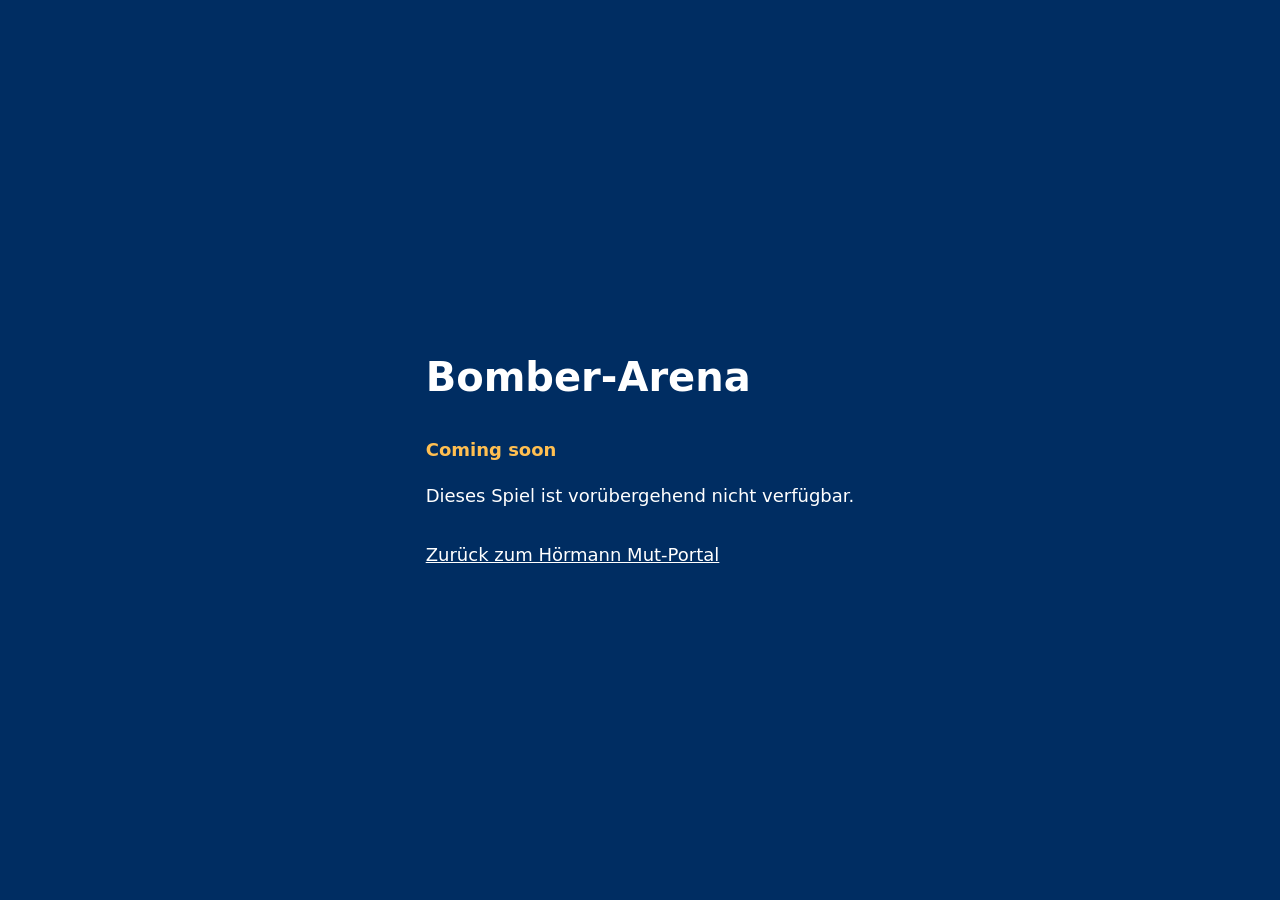
<file: test/test/bomber-arena.html>
<!doctype html><html lang="de"><head><meta charset="utf-8"><meta name="viewport" content="width=device-width,initial-scale=1"><title>Bomber-Arena · Coming soon</title><style>body{margin:0;min-height:100vh;display:grid;place-items:center;background:#002d62;color:white;font:18px/1.6 system-ui}main{padding:32px;max-width:40rem}h1{font-size:2.5rem}strong{color:#ffbf51}a{color:white;display:inline-block;padding:12px 0}</style></head><body><main><h1>Bomber-Arena</h1><strong>Coming soon</strong><p>Dieses Spiel ist vorübergehend nicht verfügbar.</p><a href="index.html">Zurück zum Hörmann Mut-Portal</a></main></body></html>
</file>
